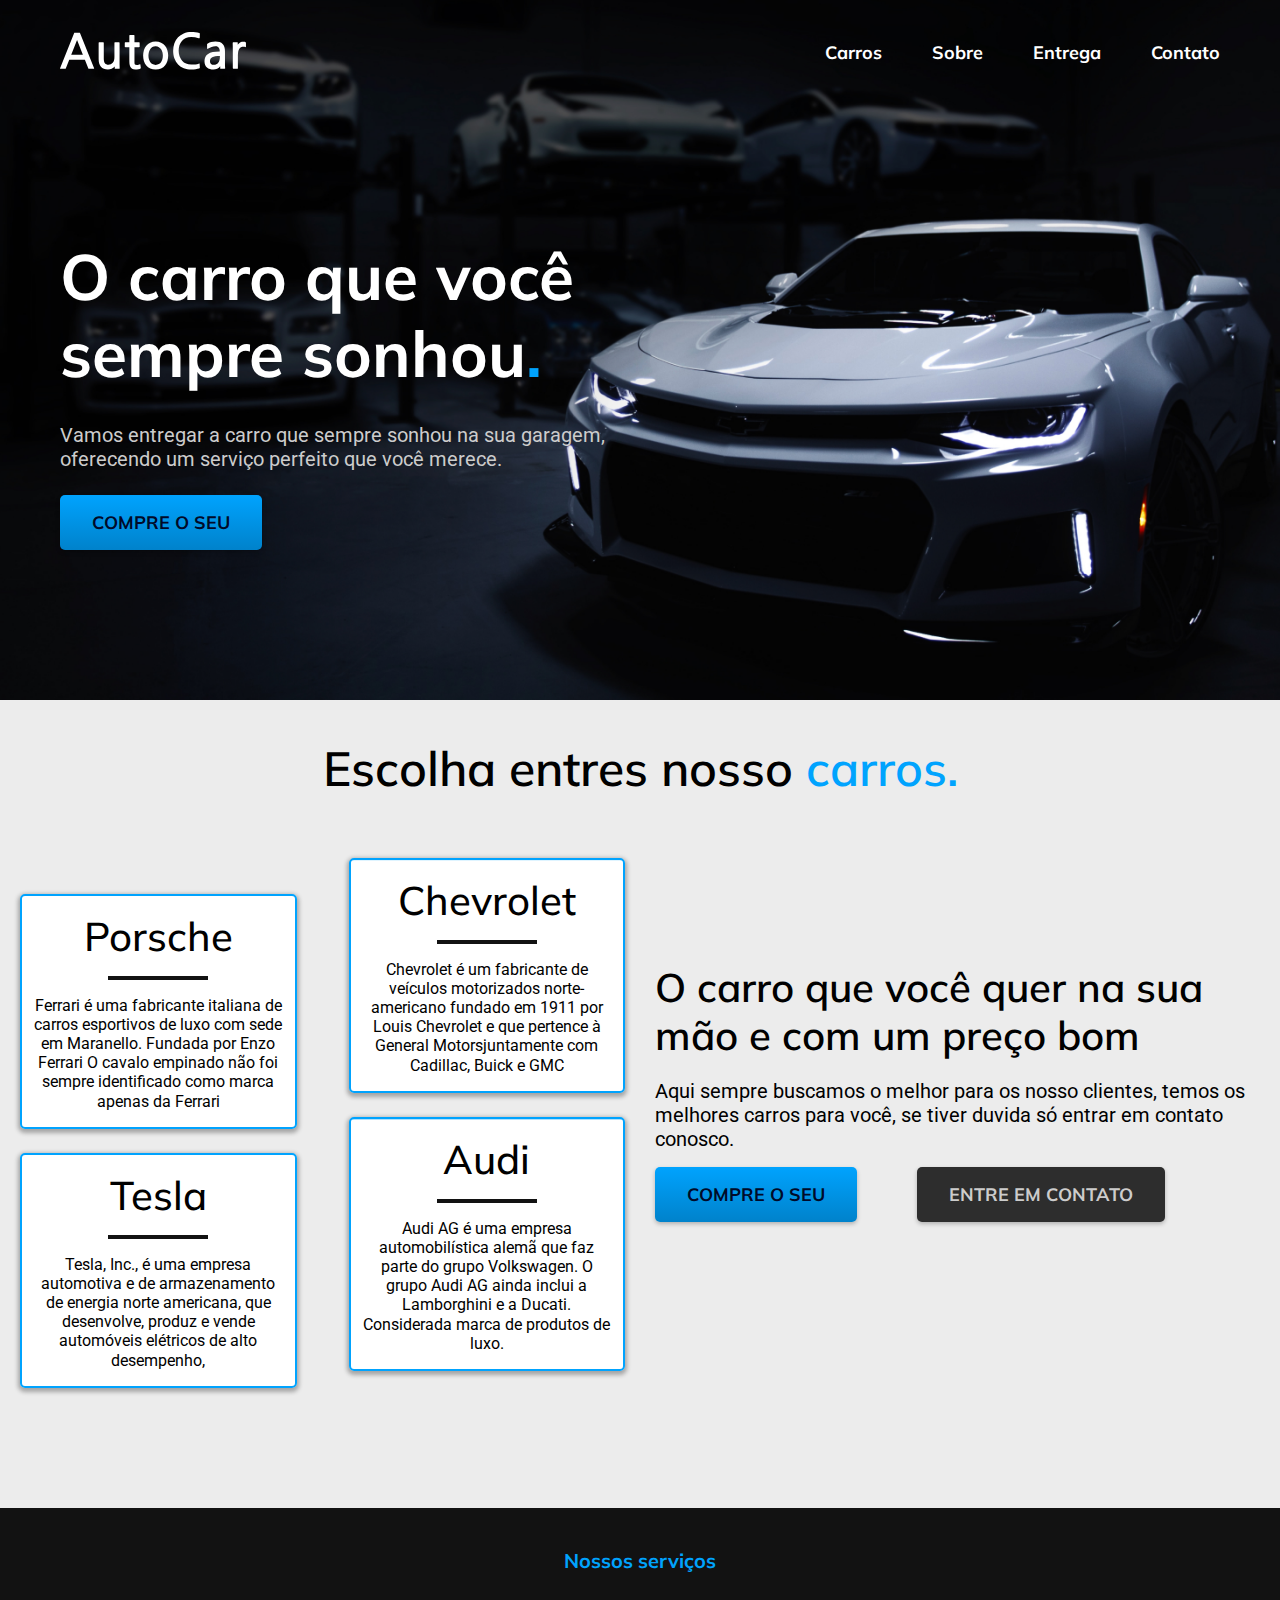
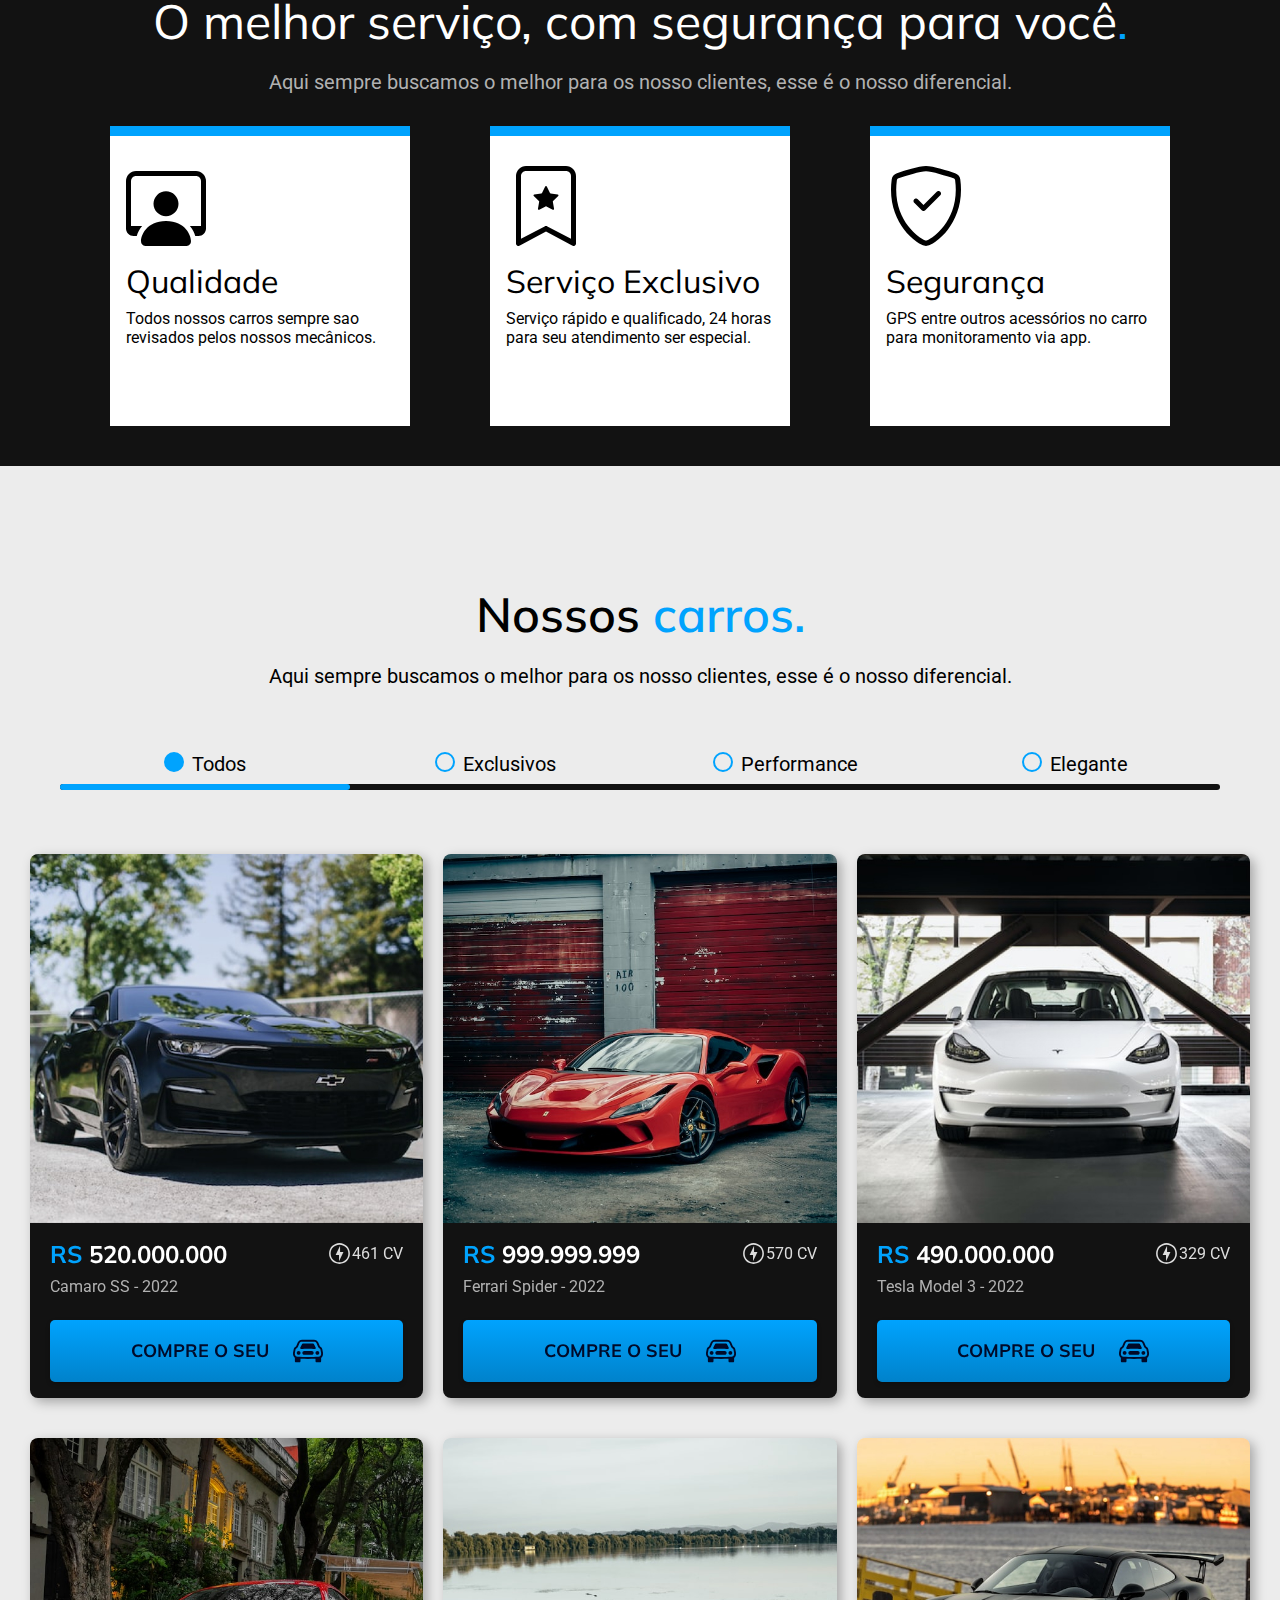
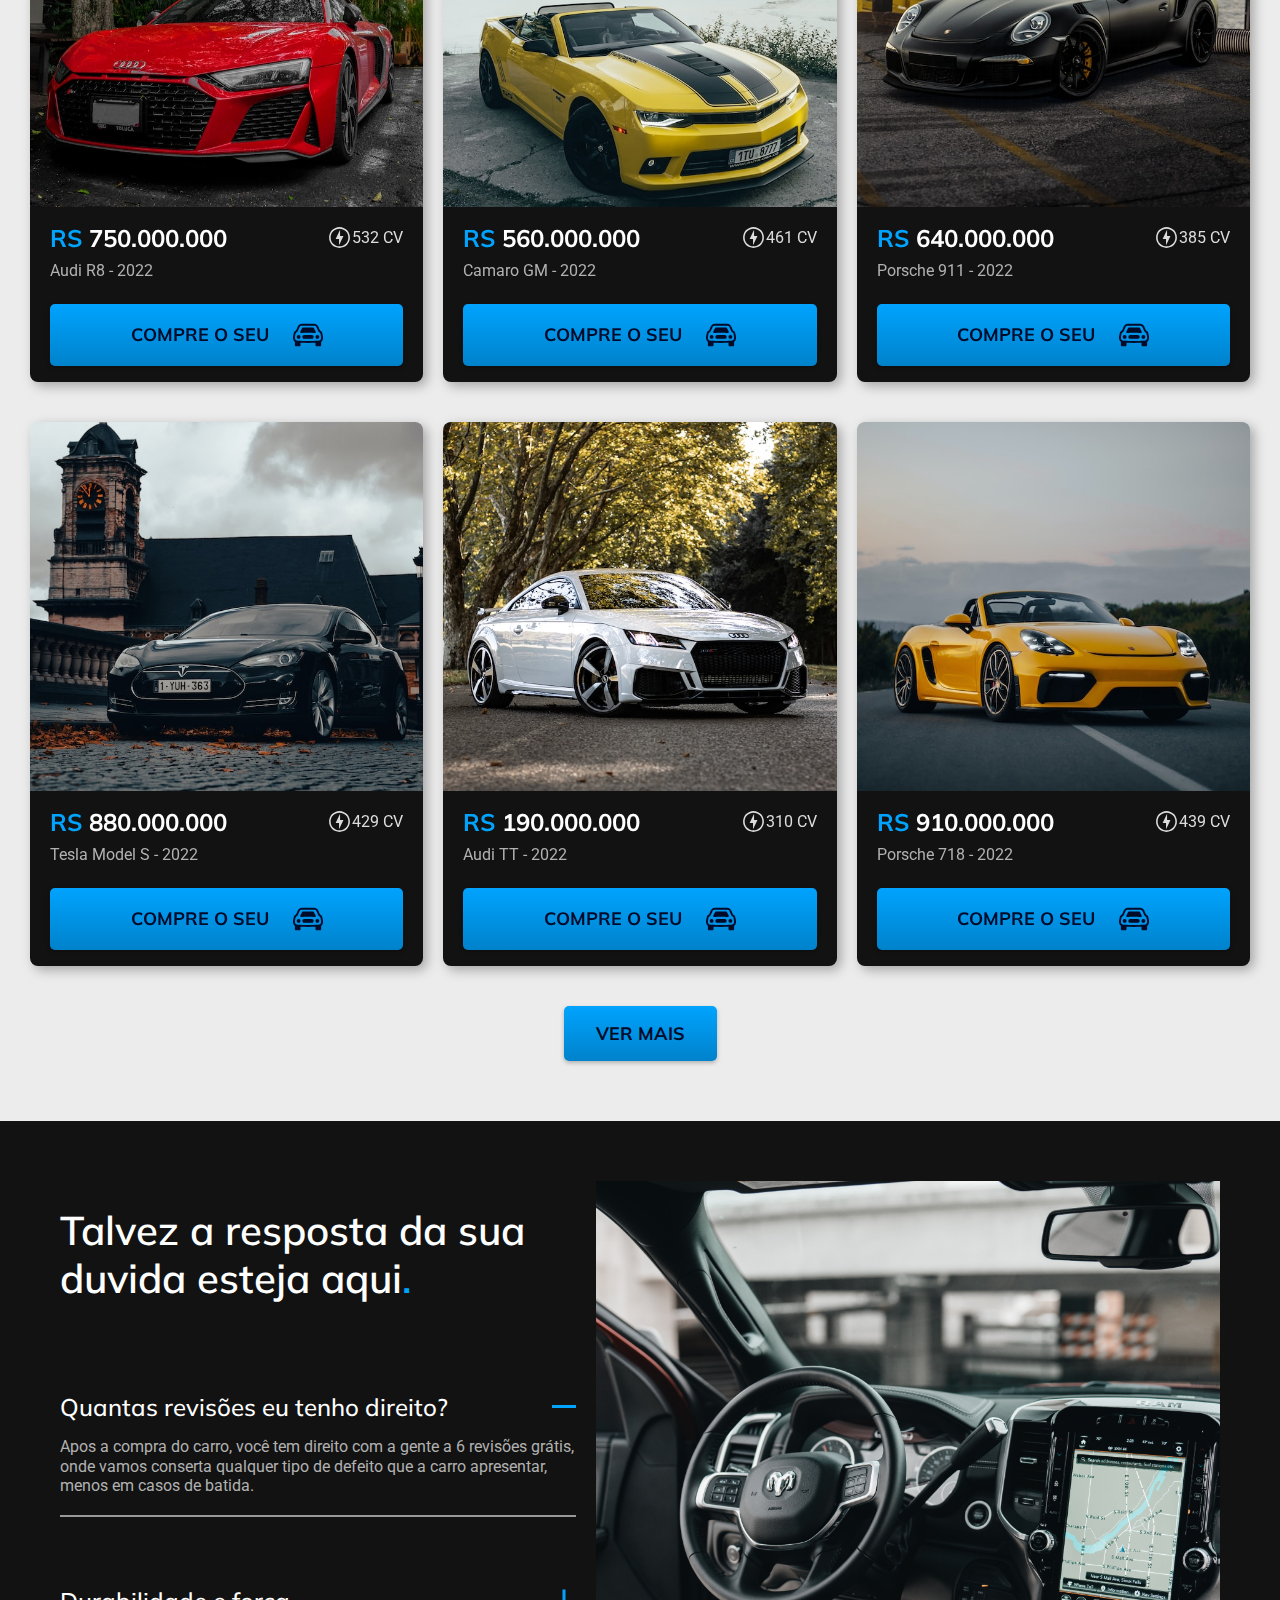
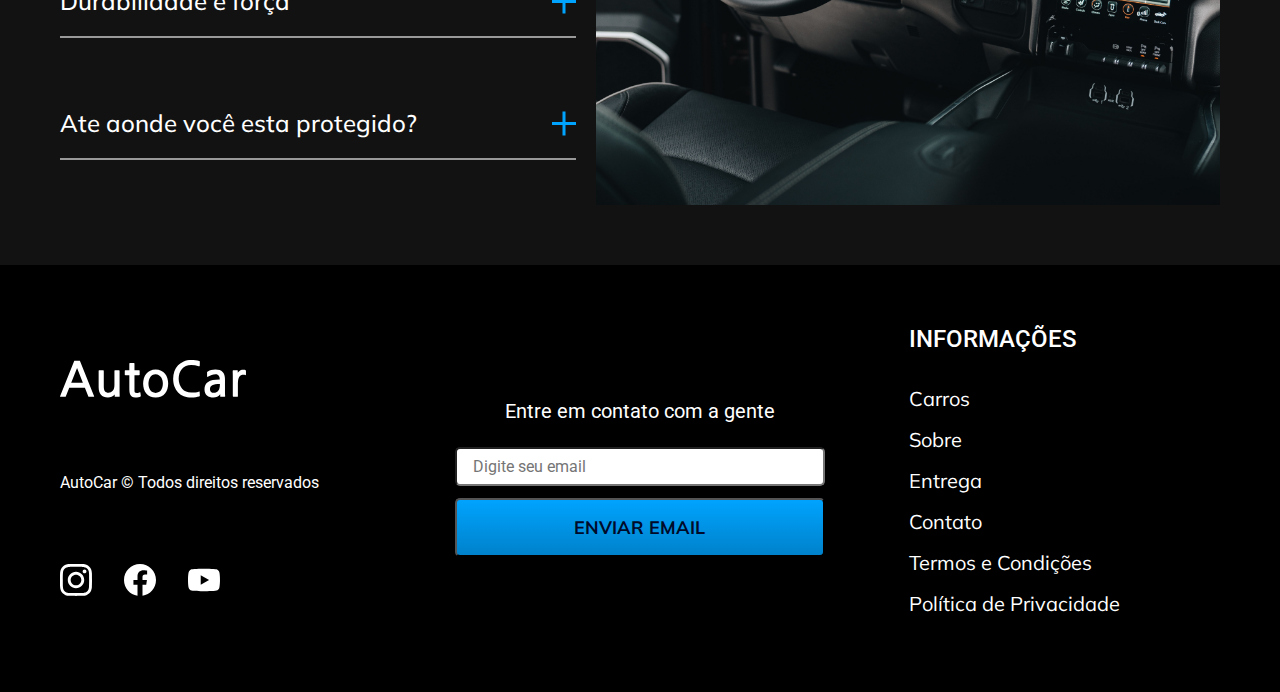
<file: index.html>
<!DOCTYPE html>
<html lang="pt-br">

<head>
  <meta charset="UTF-8">
  <meta http-equiv="X-UA-Compatible" content="IE=edge">
  <meta name="viewport" content="width=device-width, initial-scale=1.0">
  <link rel="stylesheet" href="css/style.css">
  <link rel="preconnect" href="https://fonts.googleapis.com">
  <link rel="preconnect" href="https://fonts.gstatic.com" crossorigin>
  <link href="https://fonts.googleapis.com/css2?family=Mulish:wght@400;500;600;700&family=Roboto&display=swap" rel="stylesheet">
  <title>AutoCar - Home</title>
</head>

<body>
  <header class="configHeader homeHeader">
      <div class="header-nav container">
        <div class="mobile-layout">
          <a href="index.html"><img class="logo-site" src="imgs/svg/AutoCar-logo.svg" alt="Logo da empresa"></a>
          <button class="btn-menu">
            <img src="imgs/icons/carro-menu-mobile.svg" alt="">
          </button>
        </div>
        <nav class="menu-mobile estilo-mobile">
          <ul class="nav-menu-prin font-nav-menu">
            <a href="carros.html">
              <li>Carros</li>
            </a>
            <a href="sobre.html">
              <li>Sobre</li>
            </a>
            <a href="entrega.html">
              <li>Entrega</li>
            </a>
            <a href="contato.html">
              <li>Contato</li>
            </a>
          </ul>
        </nav>
      </div>
    <div class="container">
      <div class="titulo-header-pag">
        <div class="conteudo-titulo">
          <h1 class="font-title-header cor-0">O carro que você sempre sonhou<span class="cor-p1">.</span></h1>
          <p class="font-p-roboto cor-4">Vamos entregar a carro que sempre sonhou na sua garagem, oferecendo um serviço perfeito que você merece.</p>
          <a href="#" class="btn-primary font-btn">COMPRE O SEU</a>
        </div>
      </div>
    </div>
  </header>
  <main>
    <section class="mb-120">
      <h2 class="font-h2 mt-40-text-aling">Escolha entres nosso <span class="cor-p1">carros.</span></h2>
      <div class="caixa-marcas">
        <div class="card-marcas">
          <div class="cards-left">
            <div class="card-left mb-24">
              <div>
                <h3 class="font-medium alinharText">Porsche</h3>
                <p class="font-p-roboto-16 alinharText">Ferrari é uma fabricante italiana de carros esportivos de luxo com sede em Maranello.
                  Fundada por Enzo Ferrari O cavalo empinado não foi sempre identificado como marca apenas da Ferrari</p>
              </div>
            </div>
            <div class="card-left">
              <h3 class="font-medium alinharText">Tesla</h3>
              <p class="font-p-roboto-16 alinharText">Tesla, Inc., é uma empresa automotiva e de armazenamento de energia norte americana, que desenvolve, produz e vende automóveis elétricos de alto desempenho,</p>
            </div>
          </div>
          <div class="cards-right">
            <div class="card-right mb-24">
              <h3 class="font-medium alinharText">Chevrolet</h3>
              <p class="font-p-roboto-16 alinharText">Chevrolet é um fabricante de veículos motorizados norte-americano fundado em 1911 por Louis Chevrolet e que pertence à General Motorsjuntamente com Cadillac, Buick e GMC</p>
            </div>
            <div class="card-right">
              <h3 class="font-medium alinharText">Audi</h3>
              <p class="font-p-roboto-16 alinharText">Audi AG é uma empresa automobilística alemã que faz parte do grupo Volkswagen. O grupo Audi AG ainda inclui a Lamborghini e a Ducati. Considerada marca de produtos de luxo.</p>
            </div>
          </div>
        </div>
        <div class="conteudo-marcas">
          <h3 class="font-semibold mb-20">O carro que você quer na sua mão e com um preço bom</h3>
          <p class="font-p-roboto mb-16">Aqui sempre buscamos o melhor para os nosso clientes, temos os melhores carros  para você, se tiver duvida só entrar em contato conosco.</p>
          <div class="btns">
            <a href="#" class="btn-primary font-btn">COMPRE O SEU</a>
            <a href="#" class="btn-second font-btn">ENTRE EM CONTATO</a>
          </div>
        </div>
      </div>
    </section>
    <section class="bg-dark padin-tb mb-120">
      <div class="container">
        <div class="alinharText">
          <p class="cor-p1 font-subTitle mb-20">Nossos serviços</p>
          <h2 class="font-regular cor-0 mb-20">O melhor serviço, com segurança para você<span class="cor-p1">.</span></h2>
          <p class="font-p-roboto cor-5">Aqui sempre buscamos o melhor para os nosso clientes, esse é o nosso diferencial.</p>
        </div>
        <div class="cards-servicos ">
          <div class="card-servi">
            <img class="espaco-icon-service" src="imgs/icons/qualidade-home.svg" alt="">
            <h3 class="font-regular-32 espaco-texto-service mb-8">Qualidade</h3>
            <p class="font-p-roboto-16 espaco-texto-service">Todos nossos carros sempre sao revisados pelos nossos mecânicos.</p>
          </div>
          <div class="card-servi">
            <img class="espaco-icon-service" src="imgs/icons/service-home.svg" alt="">
            <h3 class="font-regular-32 espaco-texto-service mb-8">Serviço Exclusivo</h3>
            <p class="font-p-roboto-16 espaco-texto-service">Serviço rápido e qualificado, 24 horas para seu atendimento ser especial.</p>
          </div>
          <div class="card-servi">
            <img class="espaco-icon-service" src="imgs/icons/seguranca-home.svg" alt="">
            <h3 class="font-regular-32 espaco-texto-service mb-8">Segurança</h3>
            <p class="font-p-roboto-16 espaco-texto-service">GPS entre outros acessórios no carro para monitoramento via app.</p>
          </div>
        </div>
      </div>
    </section>

    <section class="mb-60">
      <div class="container">
        <div class="alinharText mb-64">
          <h2 class="font-h2 mb-20">Nossos <span class="cor-p1">carros.</span></h2>
          <p class="font-p-roboto">Aqui sempre buscamos o melhor para os nosso clientes, esse é o nosso diferencial.</p>
        </div>
        <div>
            <div class="cont-option">
              <div class="div-option">
                <div class="item-click">
                  <div class="bola ativo"></div>
                  <p class="font-p-roboto ativo">Todos</p>
                </div>
              </div>
              <div class="div-option">
                <div class="item-click">
                  <div class="bola"></div>
                  <p class="font-p-roboto">Exclusivos</p>
                </div>
              </div>
              <div class="div-option">
                <div class="item-click">
                  <div class="bola"></div>
                  <p class="font-p-roboto">Performance</p>
                </div>
              </div>
              <div class="div-option">
                <div class="item-click">
                  <div class="bola"></div>
                  <p class="font-p-roboto">Elegante</p>
                </div>  
              </div>
            </div>
            <div class="linha-option mb-64">
              <div class="progresso"></div>
            </div>
        </div>
      </div>
      <div class="lista-carros">
        <div class="coluna-carro"></div>
        <div class="coluna-carro"></div>
        <div class="coluna-carro"></div>
      </div>
    <div class="alinharText">
      <a class="btn-primary font-btn config-btn-meio" href="">VER MAIS</a>
    </div>
    </section>

    <section class="bg-dark pd-tb-60">
      <div class="container">
        <div class="duvidas">
          <div class="quadros-ajuda">
            <h3 class="font-semibold cor-0 mb-40">Talvez a resposta da sua duvida esteja aqui<span class="cor-p1">.</span></h3>
            <div class="cada-quadro">
              <div class="div-controle">
                <h4 class="font-semibol-24 cor-0">Quantas revisões eu tenho direito?</h4>
                <span class="abrirFechar"></span>
              </div>
              <p class="font-p-roboto-16 cor-5">Apos a compra do carro, você tem direito com a gente a 6 revisões grátis, onde vamos conserta qualquer tipo de defeito que a carro apresentar, menos em casos de batida.</p>
            </div>
            <div class="cada-quadro">
              <div class="div-controle">
                <h4 class="font-semibol-24 cor-0">Durabilidade e força </h4>
                <span class="abrirFechar ativo"></span>
              </div>
              <p class="font-p-roboto-16 cor-5">Apos a compra do carro, você tem direito com a gente a 6 revisões grátis, onde vamos conserta qualquer tipo de defeito que a carro apresentar, menos em casos de batida.</p>
            </div>
            <div class="cada-quadro">
              <div class="div-controle">
                <h4 class="font-semibol-24 cor-0">Ate aonde você esta protegido?</h4>
                <span class="abrirFechar ativo"></span>
              </div>
              <p class="font-p-roboto-16 cor-5">Apos a compra do carro, você tem direito com a gente a 6 revisões grátis, onde vamos conserta qualquer tipo de defeito que a carro apresentar, menos em casos de batida.</p>
            </div>
          </div>
          <div class="img-duvidas">
            <div>
              <img class="img-response" src="imgs/img/fotos/interior-carro-home.jpg" alt="">
            </div>
          </div>
        </div>
      </div>
    </section>
  </main>

  <footer class="bg-footer pd-tb-60">
    <div class="container">
      <div class="footer-colunas cor-0">
        <div class="logo-social">
          <a href="index.html">
            <img src="imgs/svg/AutoCar-logo.svg" alt="">
          </a>
          <p class="font-p-roboto-16">AutoCar © Todos direitos reservados</p>
          <div class="medias">
            <img src="imgs/icons/instagram.svg" alt="">
            <img src="imgs/icons/facebook.svg" alt="">
            <img src="imgs/icons/youtube.svg" alt="">
          </div>
        </div>
        <div class="form-contato">
          <p class="alinharText font-p-roboto mb-24">Entre em contato com a gente</p>
          <form class="form-footer">
            <input class="input-footer font-p-roboto-16 cor-12" type="email" name="email" placeholder="Digite seu email">
            <input type="submit" class="btn-primary font-btn" id="btn-email" value="ENVIAR EMAIL"></input>
          </form>
        </div>
        <div class="navegacao">
          <p class="font-footer-roboto-medio mb-32">INFORMAÇÕES</p>
          <ul class="font-footer-nav">
            <li><a href="carros.html">Carros</a></li>
            <li><a href="sobre.html">Sobre</a></li>
            <li><a href="entrega.html">Entrega</a></li>
            <li><a href="contato.html">Contato</a></li>
            <li><a href="termos.html">Termos e Condições</a></li>
            <li><a href="politica.html">Política de Privacidade</a></li>
          </ul>
        </div>
      </div>
    </div>
  </footer>
<script type="module" src="js/script.js"></script>
</body>

</html>
</file>
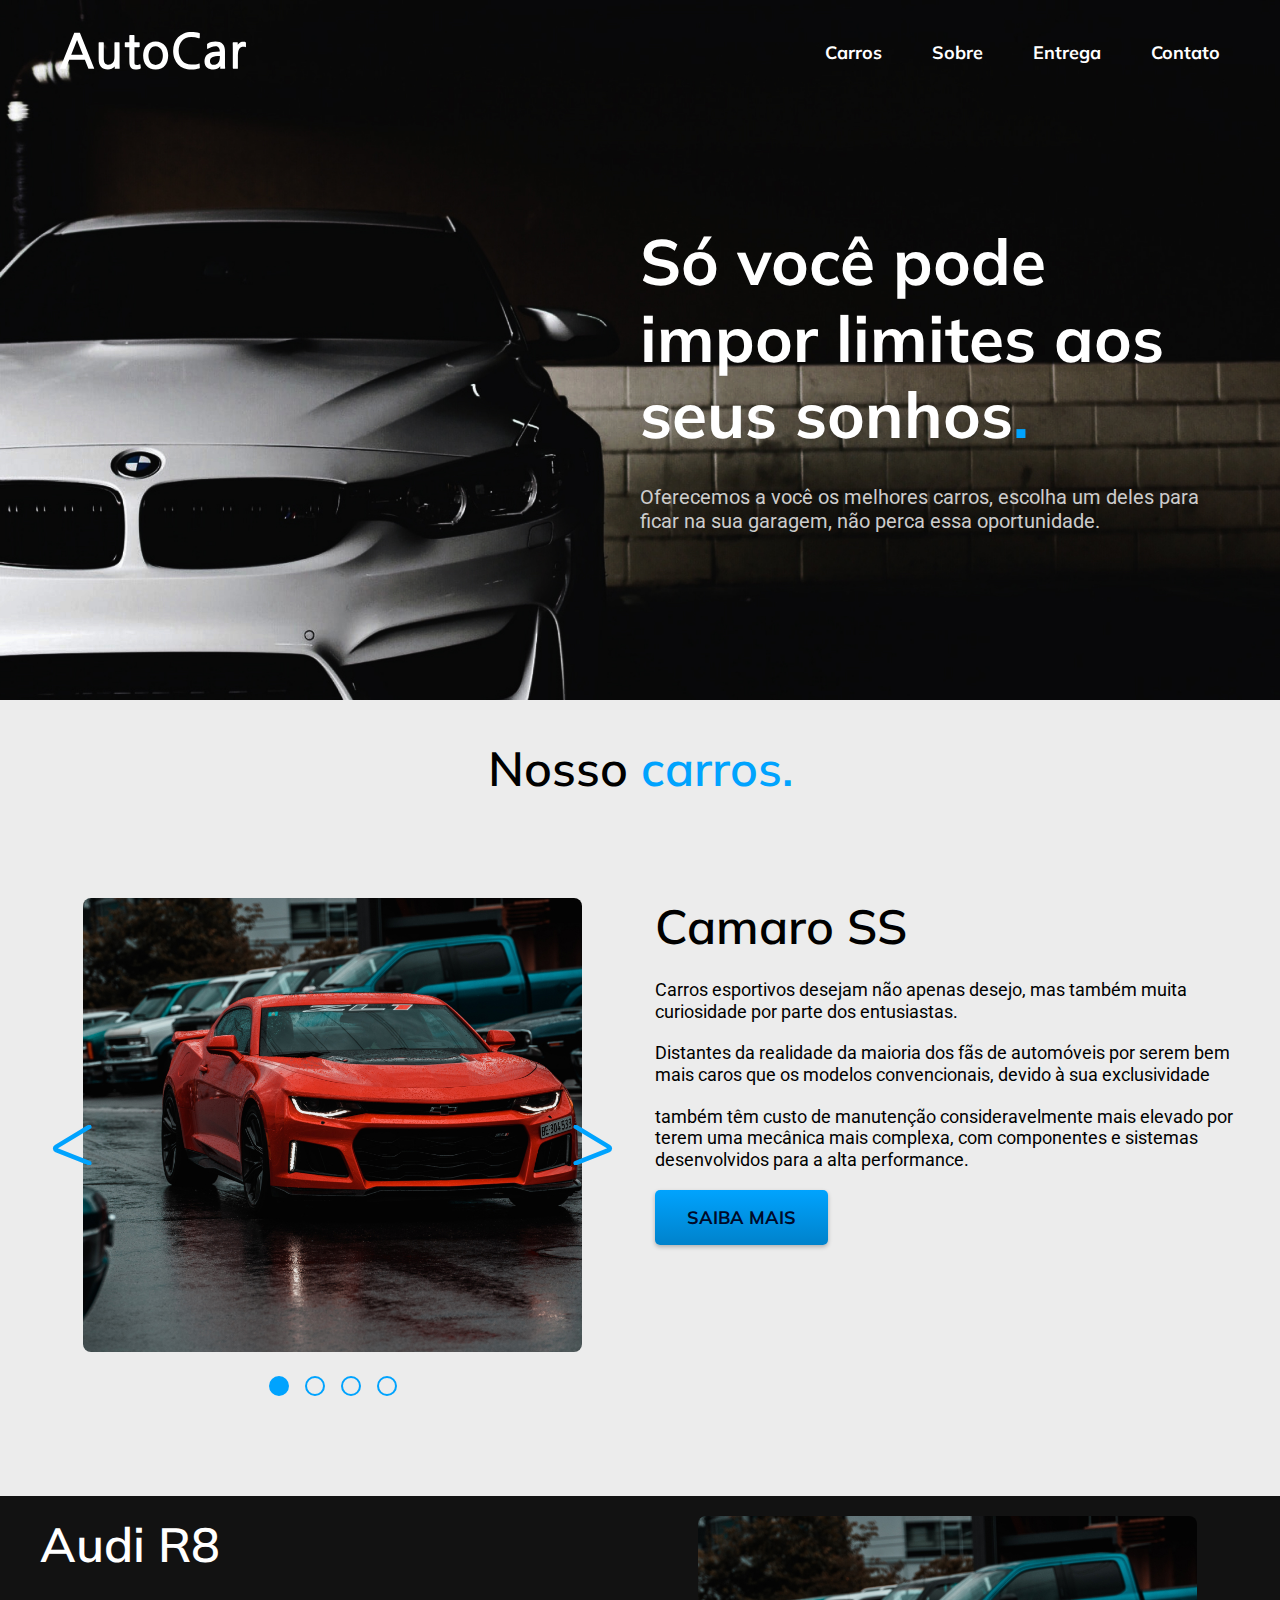
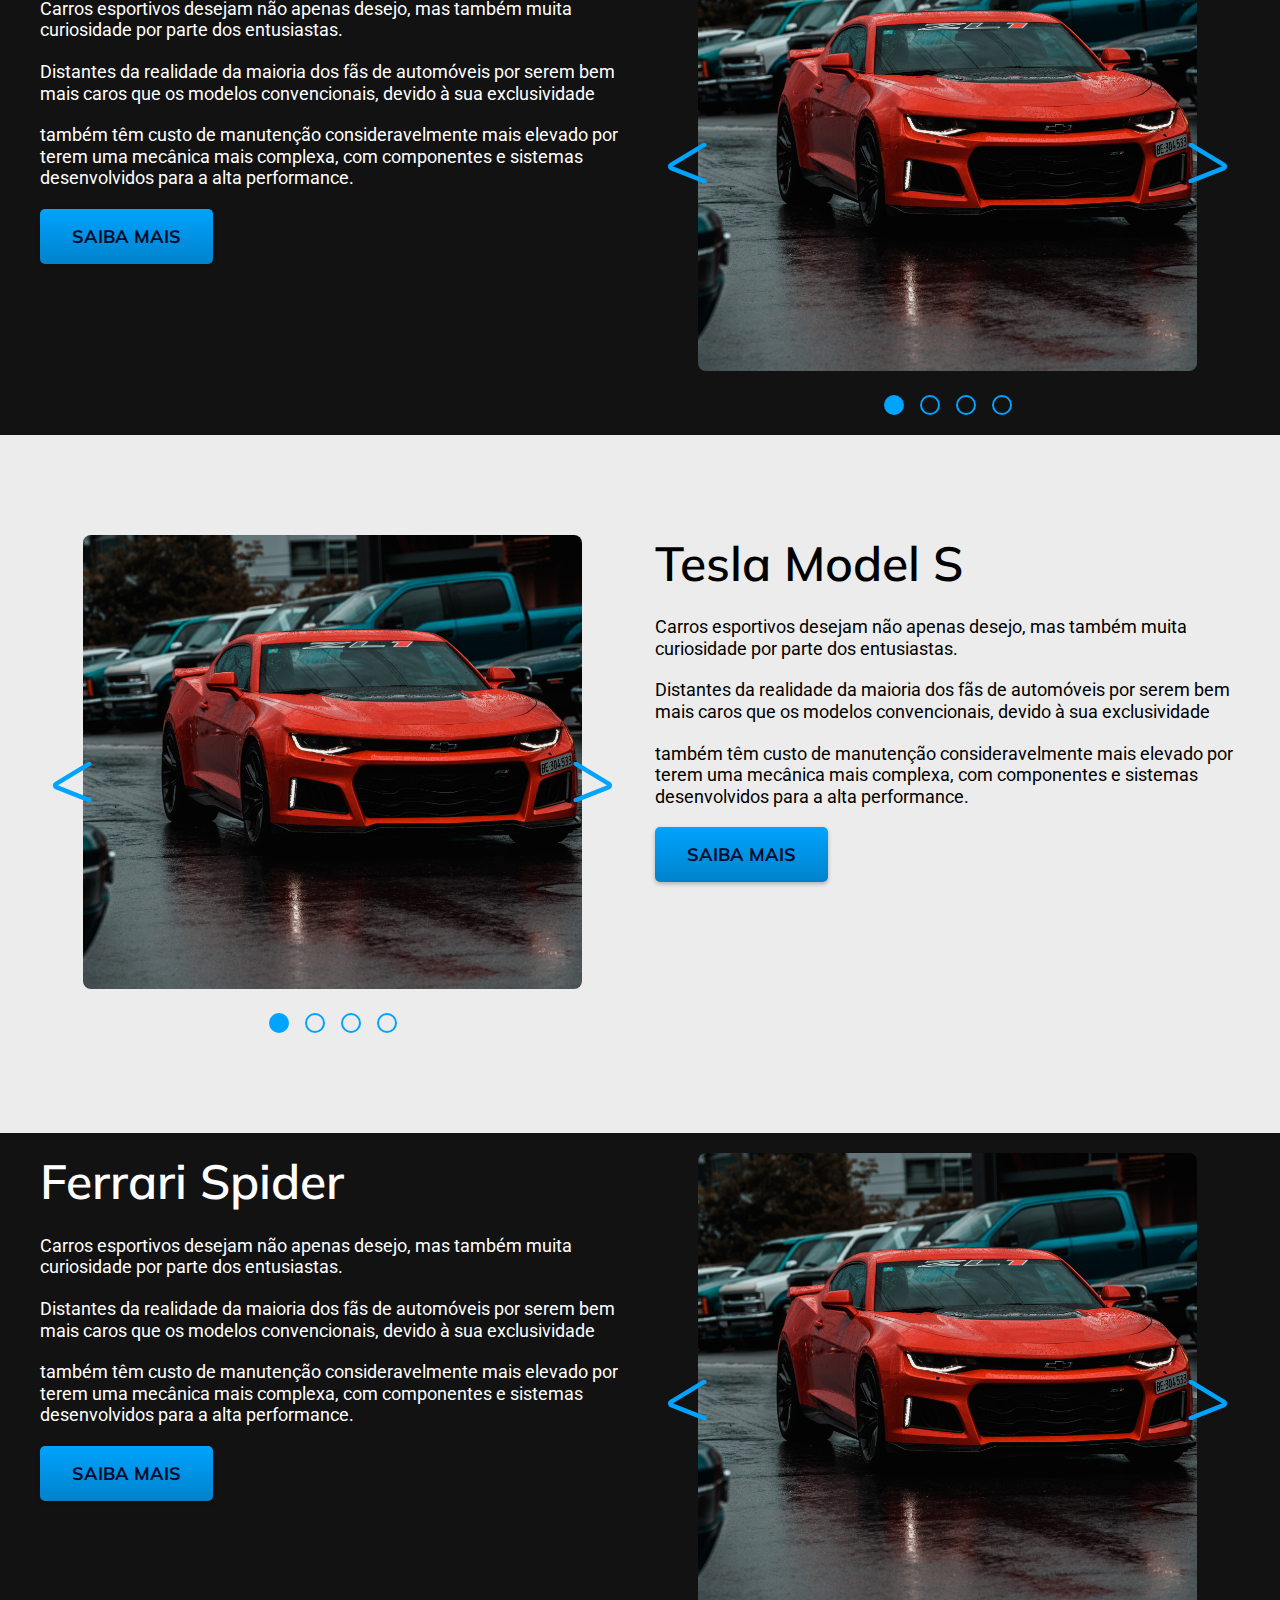
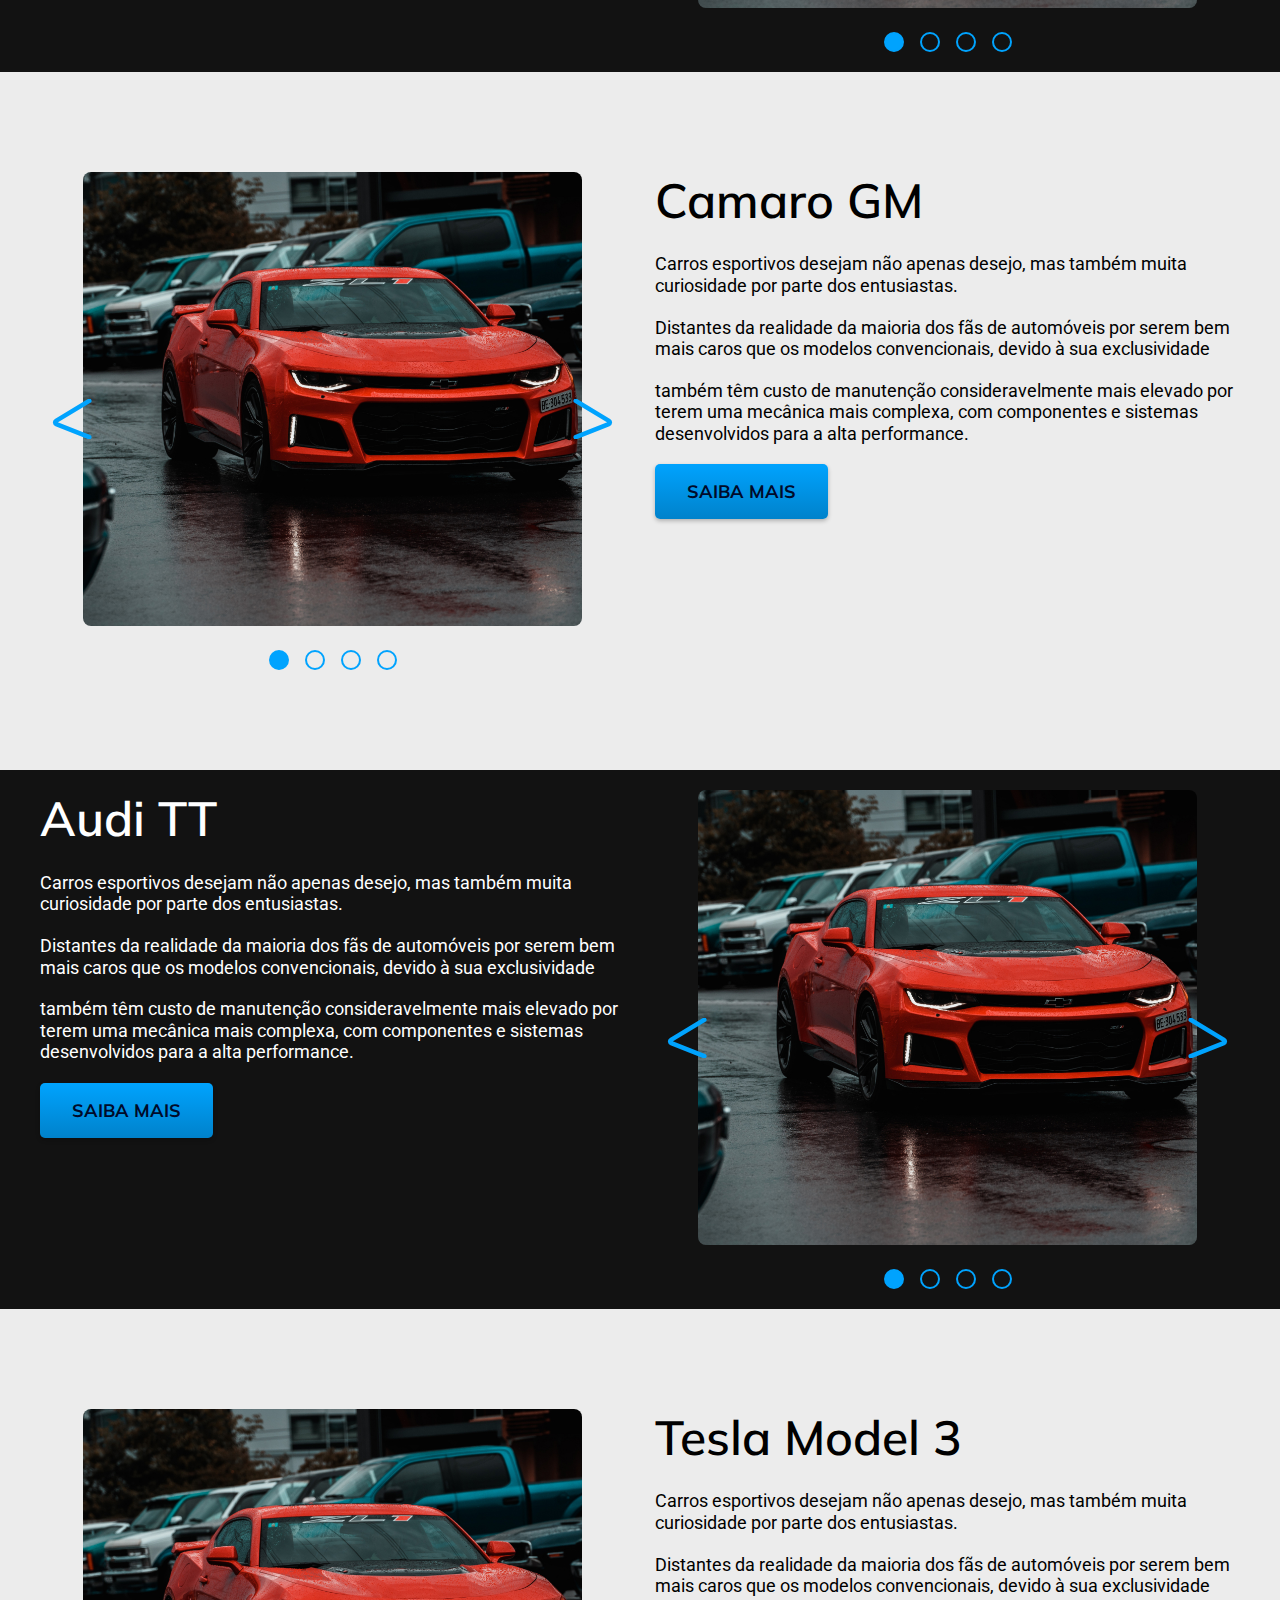
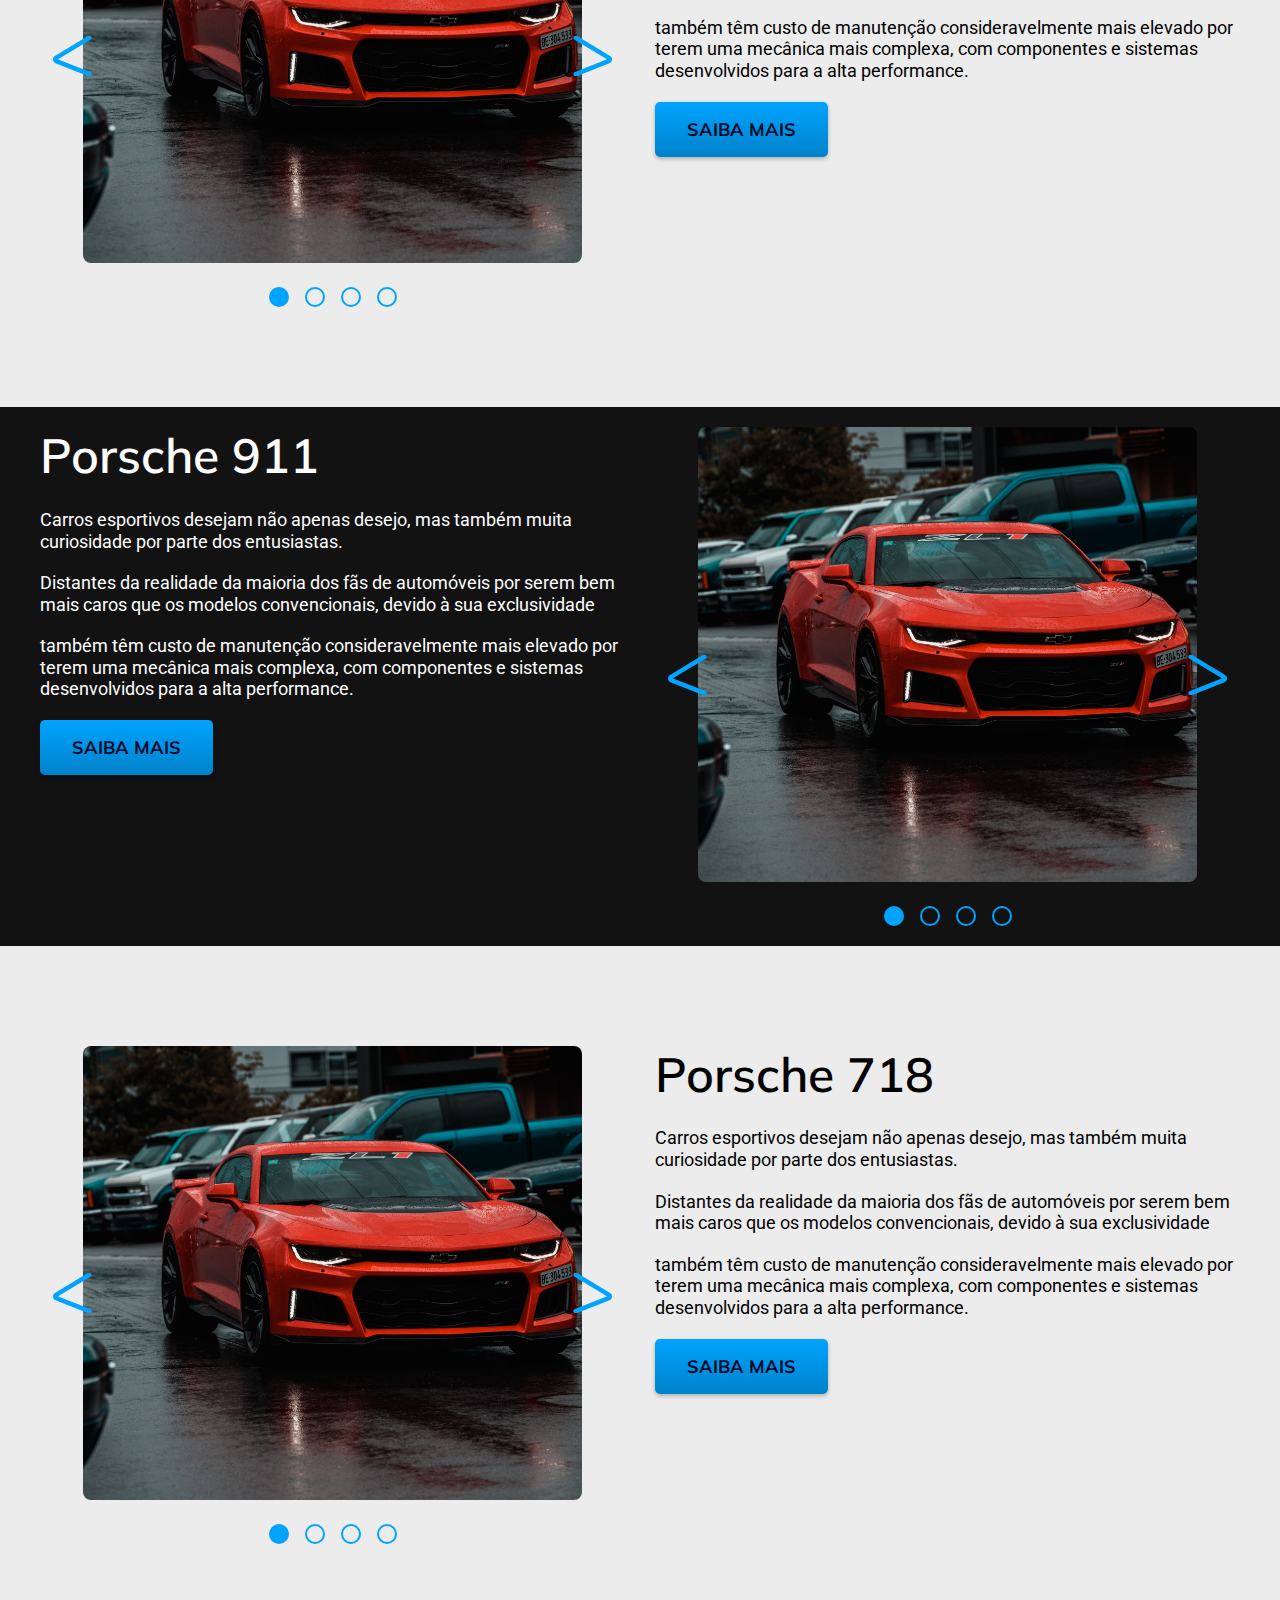
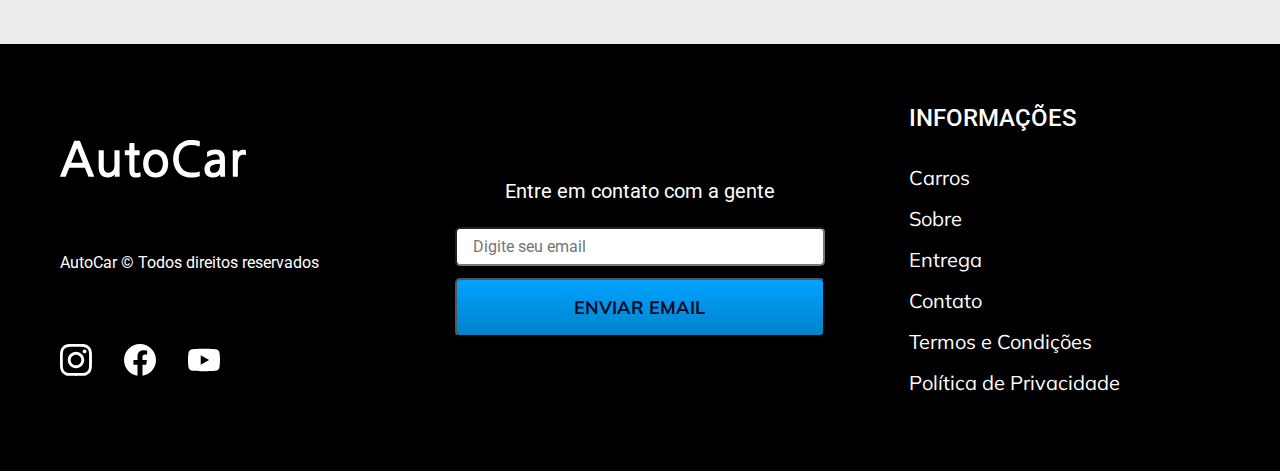
<file: carros.html>
<!DOCTYPE html>
<html lang="pt-br">

<head>
  <meta charset="UTF-8">
  <meta http-equiv="X-UA-Compatible" content="IE=edge">
  <meta name="viewport" content="width=device-width, initial-scale=1.0">
  <link rel="stylesheet" href="css/style.css">
  <link rel="preconnect" href="https://fonts.googleapis.com">
  <link rel="preconnect" href="https://fonts.gstatic.com" crossorigin>
  <link href="https://fonts.googleapis.com/css2?family=Mulish:wght@400;500;600;700&family=Roboto&display=swap" rel="stylesheet">
  <title>AutoCar - Carros</title>
</head>

<body>
  <header class="configHeader carrosHeader">
    <div class="header-nav container">
      <div class="mobile-layout">
        <a href="index.html"><img class="logo-site" src="imgs/svg/AutoCar-logo.svg" alt="Logo da empresa"></a>
        <button class="btn-menu">
          <img src="imgs/icons/carro-menu-mobile.svg" alt="">
        </button>
      </div>
      <nav class="menu-mobile estilo-mobile">
        <ul class="nav-menu-prin font-nav-menu">
          <a href="carros.html">
            <li>Carros</li>
          </a>
          <a href="sobre.html">
            <li>Sobre</li>
          </a>
          <a href="entrega.html">
            <li>Entrega</li>
          </a>
          <a href="contato.html">
            <li>Contato</li>
          </a>
        </ul>
      </nav>
    </div>
    <div class="container">
      <div class="titulo-header-pag justify-items-end">
        <div class="conteudo-titulo">
          <h1 class="font-title-header cor-0">Só você pode impor limites aos seus sonhos<span class="cor-p1">.</span><h1>
          <p class="font-p-roboto cor-4">Oferecemos a você os melhores carros, escolha um deles para ficar na sua garagem, não perca essa oportunidade.</p>
        </div>
      </div>
    </div>
  </header>
  <main>
    <section>
      <h2 class="font-h2 mt-40-text-aling mb-80 seta">Nosso <span class="cor-p1">carros.</span></h2>
      <div class="card-todos-carros">
        <div class="card-carro mb-80">
          <div class="cont-carro">
            <div class="carro-slide" data-id="0">
              <div class="controles">
                <div class="btn-prev"><span><img src="imgs/svg/prev.svg" alt=""></span></div>
                <div class="btn-next"><span><img src="imgs/svg/next.svg" alt=""></span></div>
              </div>  
              <div class="item-slide">
                <ul class="slide-carro-ul">
                    <img class="produto-carro img-response ativo " src="imgs/img/produto/carro-1-carros.jpg" alt="">
                    <img class="produto-carro img-response " src="imgs/img/produto/carro-2-carros.jpg" alt="">
                    <img class="produto-carro img-response" src="imgs/img/produto/carro-3-carros.jpg" alt="">
                    <img class="produto-carro img-response" src="imgs/img/produto/carro-4-carros.jpg" alt="">
                </ul>
              </div>
              <div class="index-slide">
                <div class="bola ativo"></div>
                <div class="bola"></div>
                <div class="bola"></div>
                <div class="bola"></div>
              </div>
            </div>
            <div class="carro-infos">
              <h2 class="font-h2 mb-24">Camaro SS</h2>
              <p class="font-p-roboto-18 mb-20">Carros esportivos desejam não apenas desejo, mas também muita curiosidade por parte dos entusiastas.</p>
              <p class="font-p-roboto-18 mb-20">Distantes da realidade da maioria dos fãs de automóveis por serem bem mais caros que os modelos convencionais, devido à sua exclusividade</p>
              <p class="font-p-roboto-18 mb-20">também têm custo de manutenção consideravelmente mais elevado por terem uma mecânica mais complexa, com componentes e sistemas desenvolvidos para a alta performance.</p>
              <a href="#" class="btn-primary font-btn">SAIBA MAIS</a>
            </div>
          </div>
        </div>
        <div class="card-carro cor-0 bg-dark mb-80">
          <div class="cont-carro">
            <div class="carro-infos cor-0">
              <h2 class="font-h2 mb-24">Audi R8</h2>
              <p class="font-p-roboto-18 mb-20">Carros esportivos desejam não apenas desejo, mas também muita curiosidade por parte dos entusiastas.</p>
              <p class="font-p-roboto-18 mb-20">Distantes da realidade da maioria dos fãs de automóveis por serem bem mais caros que os modelos convencionais, devido à sua exclusividade</p>
              <p class="font-p-roboto-18 mb-20">também têm custo de manutenção consideravelmente mais elevado por terem uma mecânica mais complexa, com componentes e sistemas desenvolvidos para a alta performance.</p>
              <a href="#" class="btn-primary font-btn">SAIBA MAIS</a>
            </div>
            <div class="carro-slide" data-id="1">
              <div class="controles">
                <div class="btn-prev"><span><img src="imgs/svg/prev.svg" alt=""></span></div>
                <div class="btn-next"><span><img src="imgs/svg/next.svg" alt=""></span></div>
              </div>  
              <div class="item-slide">
                <ul class="slide-carro-ul">
                    <img class="produto-carro img-response ativo" src="imgs/img/produto/carro-1-carros.jpg" alt="">
                    <img class="produto-carro img-response " src="imgs/img/produto/carro-2-carros.jpg" alt="">
                    <img class="produto-carro img-response" src="imgs/img/produto/carro-3-carros.jpg" alt="">
                    <img class="produto-carro img-response" src="imgs/img/produto/carro-4-carros.jpg" alt="">
                </ul>
              </div>
              <div class="index-slide">
                <div class="bola ativo"></div>
                <div class="bola"></div>
                <div class="bola"></div>
                <div class="bola"></div>
              </div>
            </div>
          </div>
        </div>
        <div class="card-carro mb-80">
          <div class="cont-carro">
            <div class="carro-slide" data-id="2">
              <div class="controles">
                <div class="btn-prev"><span><img src="imgs/svg/prev.svg" alt=""></span></div>
                <div class="btn-next"><span><img src="imgs/svg/next.svg" alt=""></span></div>
              </div>  
              <div class="item-slide">
                <ul class="slide-carro-ul">
                    <img class="produto-carro img-response ativo " src="imgs/img/produto/carro-1-carros.jpg" alt="">
                    <img class="produto-carro img-response " src="imgs/img/produto/carro-2-carros.jpg" alt="">
                    <img class="produto-carro img-response" src="imgs/img/produto/carro-3-carros.jpg" alt="">
                    <img class="produto-carro img-response" src="imgs/img/produto/carro-4-carros.jpg" alt="">
                </ul>
              </div>
              <div class="index-slide">
                <div class="bola ativo"></div>
                <div class="bola"></div>
                <div class="bola"></div>
                <div class="bola"></div>
              </div>
            </div>
            <div class="carro-infos">
              <h2 class="font-h2 mb-24">Tesla Model S</h2>
              <p class="font-p-roboto-18 mb-20">Carros esportivos desejam não apenas desejo, mas também muita curiosidade por parte dos entusiastas.</p>
              <p class="font-p-roboto-18 mb-20">Distantes da realidade da maioria dos fãs de automóveis por serem bem mais caros que os modelos convencionais, devido à sua exclusividade</p>
              <p class="font-p-roboto-18 mb-20">também têm custo de manutenção consideravelmente mais elevado por terem uma mecânica mais complexa, com componentes e sistemas desenvolvidos para a alta performance.</p>
              <a href="#" class="btn-primary font-btn">SAIBA MAIS</a>
            </div>
          </div>
        </div>
        <div class="card-carro cor-0 bg-dark mb-80">
          <div class="cont-carro">
            <div class="carro-infos cor-0">
              <h2 class="font-h2 mb-24">Ferrari Spider</h2>
              <p class="font-p-roboto-18 mb-20">Carros esportivos desejam não apenas desejo, mas também muita curiosidade por parte dos entusiastas.</p>
              <p class="font-p-roboto-18 mb-20">Distantes da realidade da maioria dos fãs de automóveis por serem bem mais caros que os modelos convencionais, devido à sua exclusividade</p>
              <p class="font-p-roboto-18 mb-20">também têm custo de manutenção consideravelmente mais elevado por terem uma mecânica mais complexa, com componentes e sistemas desenvolvidos para a alta performance.</p>
              <a href="#" class="btn-primary font-btn">SAIBA MAIS</a>
            </div>
            <div class="carro-slide" data-id="3">
              <div class="controles">
                <div class="btn-prev"><span><img src="imgs/svg/prev.svg" alt=""></span></div>
                <div class="btn-next"><span><img src="imgs/svg/next.svg" alt=""></span></div>
              </div>  
              <div class="item-slide">
                <ul class="slide-carro-ul">
                    <img class="produto-carro img-response ativo " src="imgs/img/produto/carro-1-carros.jpg" alt="">
                    <img class="produto-carro img-response " src="imgs/img/produto/carro-2-carros.jpg" alt="">
                    <img class="produto-carro img-response" src="imgs/img/produto/carro-3-carros.jpg" alt="">
                    <img class="produto-carro img-response" src="imgs/img/produto/carro-4-carros.jpg" alt="">
                </ul>
              </div>
              <div class="index-slide">
                <div class="bola ativo"></div>
                <div class="bola"></div>
                <div class="bola"></div>
                <div class="bola"></div>
              </div>
            </div>
          </div>
        </div>
        <div class="card-carro mb-80">
          <div class="cont-carro">
            <div class="carro-slide" data-id="4">
              <div class="controles">
                <div class="btn-prev"><span><img src="imgs/svg/prev.svg" alt=""></span></div>
                <div class="btn-next"><span><img src="imgs/svg/next.svg" alt=""></span></div>
              </div>  
              <div class="item-slide">
                <ul class="slide-carro-ul">
                    <img class="produto-carro img-response ativo " src="imgs/img/produto/carro-1-carros.jpg" alt="">
                    <img class="produto-carro img-response " src="imgs/img/produto/carro-2-carros.jpg" alt="">
                    <img class="produto-carro img-response" src="imgs/img/produto/carro-3-carros.jpg" alt="">
                    <img class="produto-carro img-response" src="imgs/img/produto/carro-4-carros.jpg" alt="">
                </ul>
              </div>
              <div class="index-slide">
                <div class="bola ativo"></div>
                <div class="bola"></div>
                <div class="bola"></div>
                <div class="bola"></div>
              </div>
            </div>
            <div class="carro-infos">
              <h2 class="font-h2 mb-24">Camaro GM</h2>
              <p class="font-p-roboto-18 mb-20">Carros esportivos desejam não apenas desejo, mas também muita curiosidade por parte dos entusiastas.</p>
              <p class="font-p-roboto-18 mb-20">Distantes da realidade da maioria dos fãs de automóveis por serem bem mais caros que os modelos convencionais, devido à sua exclusividade</p>
              <p class="font-p-roboto-18 mb-20">também têm custo de manutenção consideravelmente mais elevado por terem uma mecânica mais complexa, com componentes e sistemas desenvolvidos para a alta performance.</p>
              <a href="#" class="btn-primary font-btn">SAIBA MAIS</a>
            </div>
          </div>
        </div>
        <div class="card-carro cor-0 bg-dark mb-80">
          <div class="cont-carro">
            <div class="carro-infos cor-0">
              <h2 class="font-h2 mb-24">Audi TT</h2>
              <p class="font-p-roboto-18 mb-20">Carros esportivos desejam não apenas desejo, mas também muita curiosidade por parte dos entusiastas.</p>
              <p class="font-p-roboto-18 mb-20">Distantes da realidade da maioria dos fãs de automóveis por serem bem mais caros que os modelos convencionais, devido à sua exclusividade</p>
              <p class="font-p-roboto-18 mb-20">também têm custo de manutenção consideravelmente mais elevado por terem uma mecânica mais complexa, com componentes e sistemas desenvolvidos para a alta performance.</p>
              <a href="#" class="btn-primary font-btn">SAIBA MAIS</a>
            </div>
            <div class="carro-slide" data-id="5">
              <div class="controles">
                <div class="btn-prev"><span><img src="imgs/svg/prev.svg" alt=""></span></div>
                <div class="btn-next"><span><img src="imgs/svg/next.svg" alt=""></span></div>
              </div>  
              <div class="item-slide">
                <ul class="slide-carro-ul">
                    <img class="produto-carro img-response ativo " src="imgs/img/produto/carro-1-carros.jpg" alt="">
                    <img class="produto-carro img-response " src="imgs/img/produto/carro-2-carros.jpg" alt="">
                    <img class="produto-carro img-response" src="imgs/img/produto/carro-3-carros.jpg" alt="">
                    <img class="produto-carro img-response" src="imgs/img/produto/carro-4-carros.jpg" alt="">
                </ul>
              </div>
              <div class="index-slide">
                <div class="bola ativo"></div>
                <div class="bola"></div>
                <div class="bola"></div>
                <div class="bola"></div>
              </div>
            </div>
          </div>
        </div>
        <div class="card-carro mb-80">
          <div class="cont-carro">
            <div class="carro-slide" data-id="6">
              <div class="controles">
                <div class="btn-prev"><span><img src="imgs/svg/prev.svg" alt=""></span></div>
                <div class="btn-next"><span><img src="imgs/svg/next.svg" alt=""></span></div>
              </div>  
              <div class="item-slide">
                <ul class="slide-carro-ul">
                    <img class="produto-carro img-response ativo " src="imgs/img/produto/carro-1-carros.jpg" alt="">
                    <img class="produto-carro img-response " src="imgs/img/produto/carro-2-carros.jpg" alt="">
                    <img class="produto-carro img-response" src="imgs/img/produto/carro-3-carros.jpg" alt="">
                    <img class="produto-carro img-response" src="imgs/img/produto/carro-4-carros.jpg" alt="">
                </ul>
              </div>
              <div class="index-slide">
                <div class="bola ativo"></div>
                <div class="bola"></div>
                <div class="bola"></div>
                <div class="bola"></div>
              </div>
            </div>
            <div class="carro-infos">
              <h2 class="font-h2 mb-24">Tesla Model 3</h2>
              <p class="font-p-roboto-18 mb-20">Carros esportivos desejam não apenas desejo, mas também muita curiosidade por parte dos entusiastas.</p>
              <p class="font-p-roboto-18 mb-20">Distantes da realidade da maioria dos fãs de automóveis por serem bem mais caros que os modelos convencionais, devido à sua exclusividade</p>
              <p class="font-p-roboto-18 mb-20">também têm custo de manutenção consideravelmente mais elevado por terem uma mecânica mais complexa, com componentes e sistemas desenvolvidos para a alta performance.</p>
              <a href="#" class="btn-primary font-btn">SAIBA MAIS</a>
            </div>
          </div>
        </div>
        <div class="card-carro cor-0 bg-dark mb-80">
          <div class="cont-carro">
            <div class="carro-infos cor-0">
              <h2 class="font-h2 mb-24">Porsche 911</h2>
              <p class="font-p-roboto-18 mb-20">Carros esportivos desejam não apenas desejo, mas também muita curiosidade por parte dos entusiastas.</p>
              <p class="font-p-roboto-18 mb-20">Distantes da realidade da maioria dos fãs de automóveis por serem bem mais caros que os modelos convencionais, devido à sua exclusividade</p>
              <p class="font-p-roboto-18 mb-20">também têm custo de manutenção consideravelmente mais elevado por terem uma mecânica mais complexa, com componentes e sistemas desenvolvidos para a alta performance.</p>
              <a href="#" class="btn-primary font-btn">SAIBA MAIS</a>
            </div>
            <div class="carro-slide" data-id="7">
              <div class="controles">
                <div class="btn-prev"><span><img src="imgs/svg/prev.svg" alt=""></span></div>
                <div class="btn-next"><span><img src="imgs/svg/next.svg" alt=""></span></div>
              </div>  
              <div class="item-slide">
                <ul class="slide-carro-ul">
                    <img class="produto-carro img-response ativo" src="imgs/img/produto/carro-1-carros.jpg" alt="">
                    <img class="produto-carro img-response " src="imgs/img/produto/carro-2-carros.jpg" alt="">
                    <img class="produto-carro img-response" src="imgs/img/produto/carro-3-carros.jpg" alt="">
                    <img class="produto-carro img-response" src="imgs/img/produto/carro-4-carros.jpg" alt="">
                </ul>
              </div>
              <div class="index-slide">
                <div class="bola ativo"></div>
                <div class="bola"></div>
                <div class="bola"></div>
                <div class="bola"></div>
              </div>
            </div>
          </div>
        </div>
        <div class="card-carro mb-80">
          <div class="cont-carro">
            <div class="carro-slide" data-id="8">
              <div class="controles">
                <div class="btn-prev"><span><img src="imgs/svg/prev.svg" alt=""></span></div>
                <div class="btn-next"><span><img src="imgs/svg/next.svg" alt=""></span></div>
              </div>  
              <div class="item-slide">
                <ul class="slide-carro-ul">
                    <img class="produto-carro img-response ativo " src="imgs/img/produto/carro-1-carros.jpg" alt="">
                    <img class="produto-carro img-response " src="imgs/img/produto/carro-2-carros.jpg" alt="">
                    <img class="produto-carro img-response" src="imgs/img/produto/carro-3-carros.jpg" alt="">
                    <img class="produto-carro img-response" src="imgs/img/produto/carro-4-carros.jpg" alt="">
                </ul>
              </div>
              <div class="index-slide">
                <div class="bola ativo"></div>
                <div class="bola"></div>
                <div class="bola"></div>
                <div class="bola"></div>
              </div>
            </div>
            <div class="carro-infos">
              <h2 class="font-h2 mb-24">Porsche 718</h2>
              <p class="font-p-roboto-18 mb-20">Carros esportivos desejam não apenas desejo, mas também muita curiosidade por parte dos entusiastas.</p>
              <p class="font-p-roboto-18 mb-20">Distantes da realidade da maioria dos fãs de automóveis por serem bem mais caros que os modelos convencionais, devido à sua exclusividade</p>
              <p class="font-p-roboto-18 mb-20">também têm custo de manutenção consideravelmente mais elevado por terem uma mecânica mais complexa, com componentes e sistemas desenvolvidos para a alta performance.</p>
              <a href="#" class="btn-primary font-btn">SAIBA MAIS</a>
            </div>
          </div>
        </div>
      </div>
    </section>
  </main>

  <footer class="bg-footer pd-tb-60">
    <div class="container">
      <div class="footer-colunas cor-0">
        <div class="logo-social">
          <a href="index.html">
            <img src="imgs/svg/AutoCar-logo.svg" alt="">
          </a>
          <p class="font-p-roboto-16">AutoCar © Todos direitos reservados</p>
          <div class="medias">
            <img src="imgs/icons/instagram.svg" alt="">
            <img src="imgs/icons/facebook.svg" alt="">
            <img src="imgs/icons/youtube.svg" alt="">
          </div>
        </div>
        <div class="form-contato">
          <p class="alinharText font-p-roboto mb-24">Entre em contato com a gente</p>
          <form class="form-footer">
            <input class="input-footer font-p-roboto-16 cor-12" type="email" name="email" placeholder="Digite seu email">
            <input type="submit" class="btn-primary font-btn" id="btn-email" value="ENVIAR EMAIL"></input>
          </form>
        </div>
        <div class="navegacao">
          <p class="font-footer-roboto-medio mb-32">INFORMAÇÕES</p>
          <ul class="font-footer-nav">
            <li><a href="carros.html">Carros</a></li>
            <li><a href="sobre.html">Sobre</a></li>
            <li><a href="entrega.html">Entrega</a></li>
            <li><a href="contato.html">Contato</a></li>
            <li><a href="termos.html">Termos e Condições</a></li>
            <li><a href="politica.html">Política de Privacidade</a></li>
          </ul>
        </div>
      </div>
    </div>
  </footer>
  <script type="module" src="js/script.js"></script>
</body>

</html>
</file>
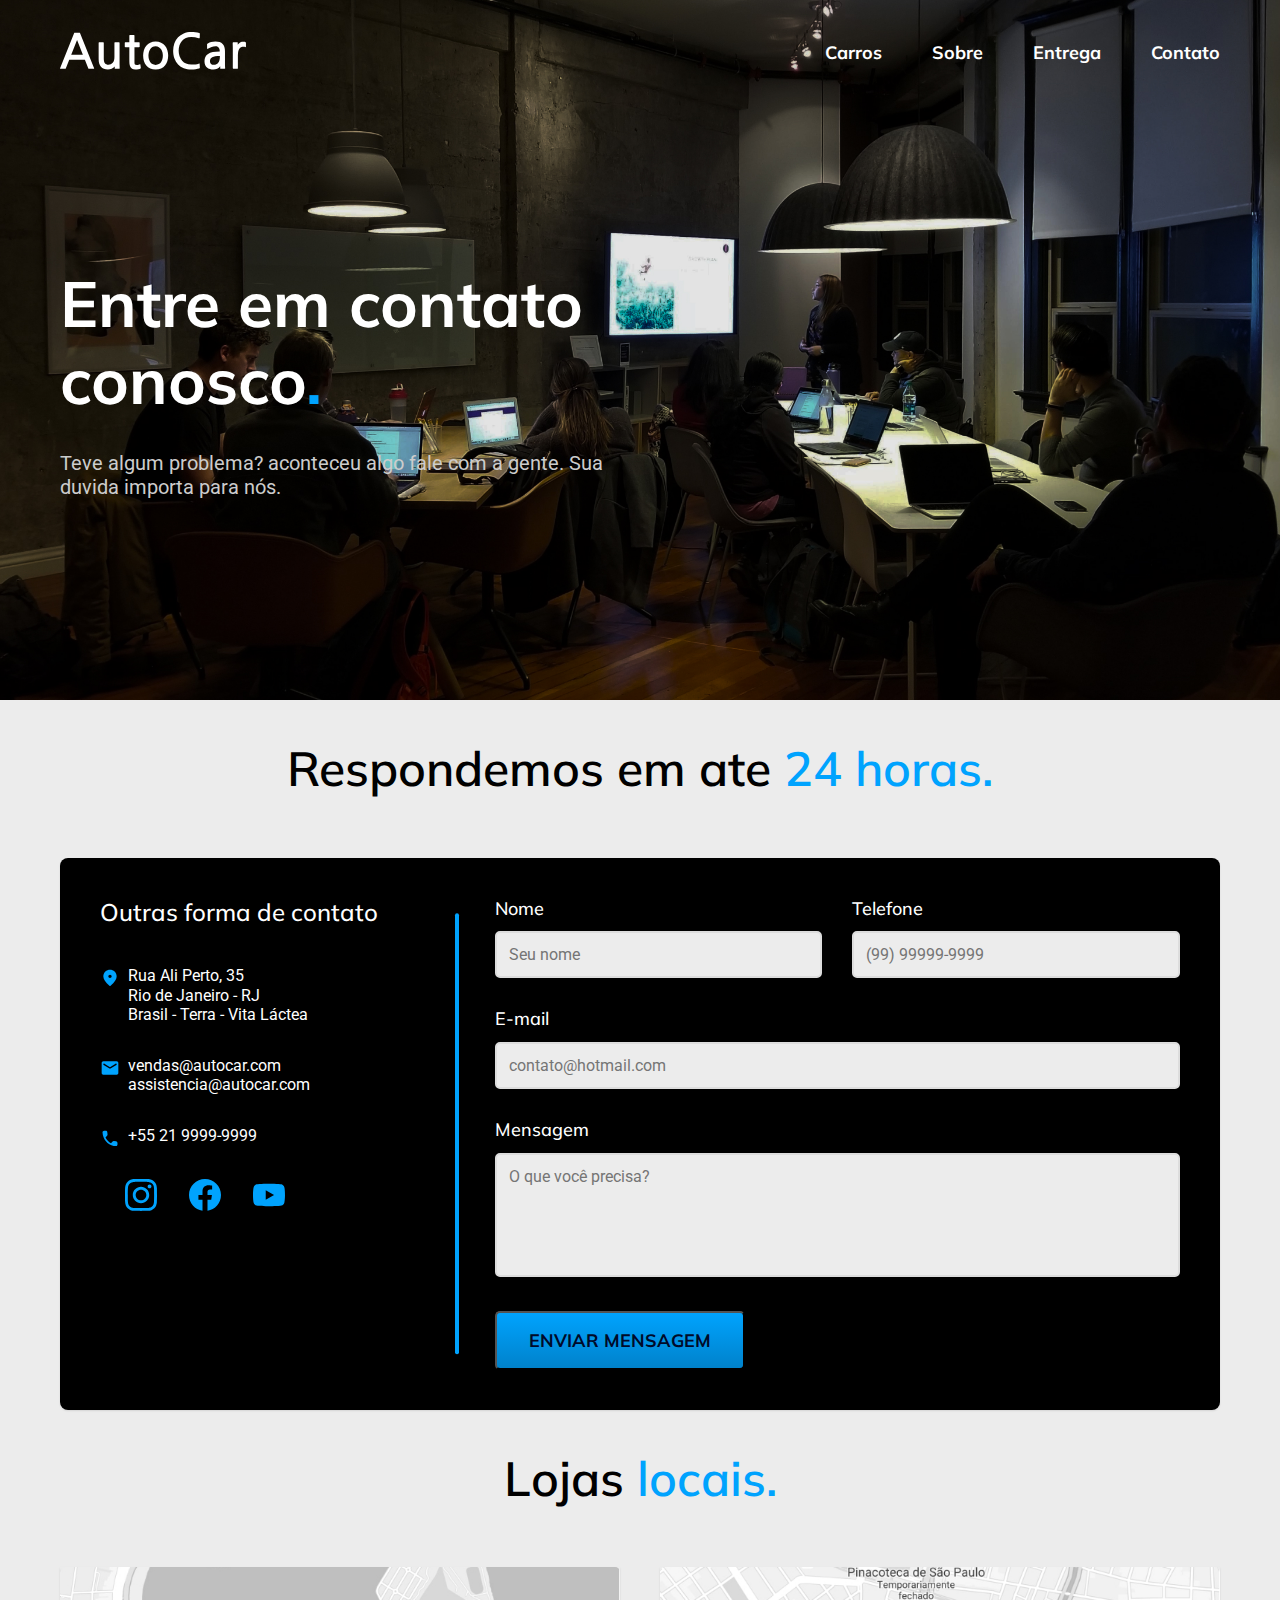
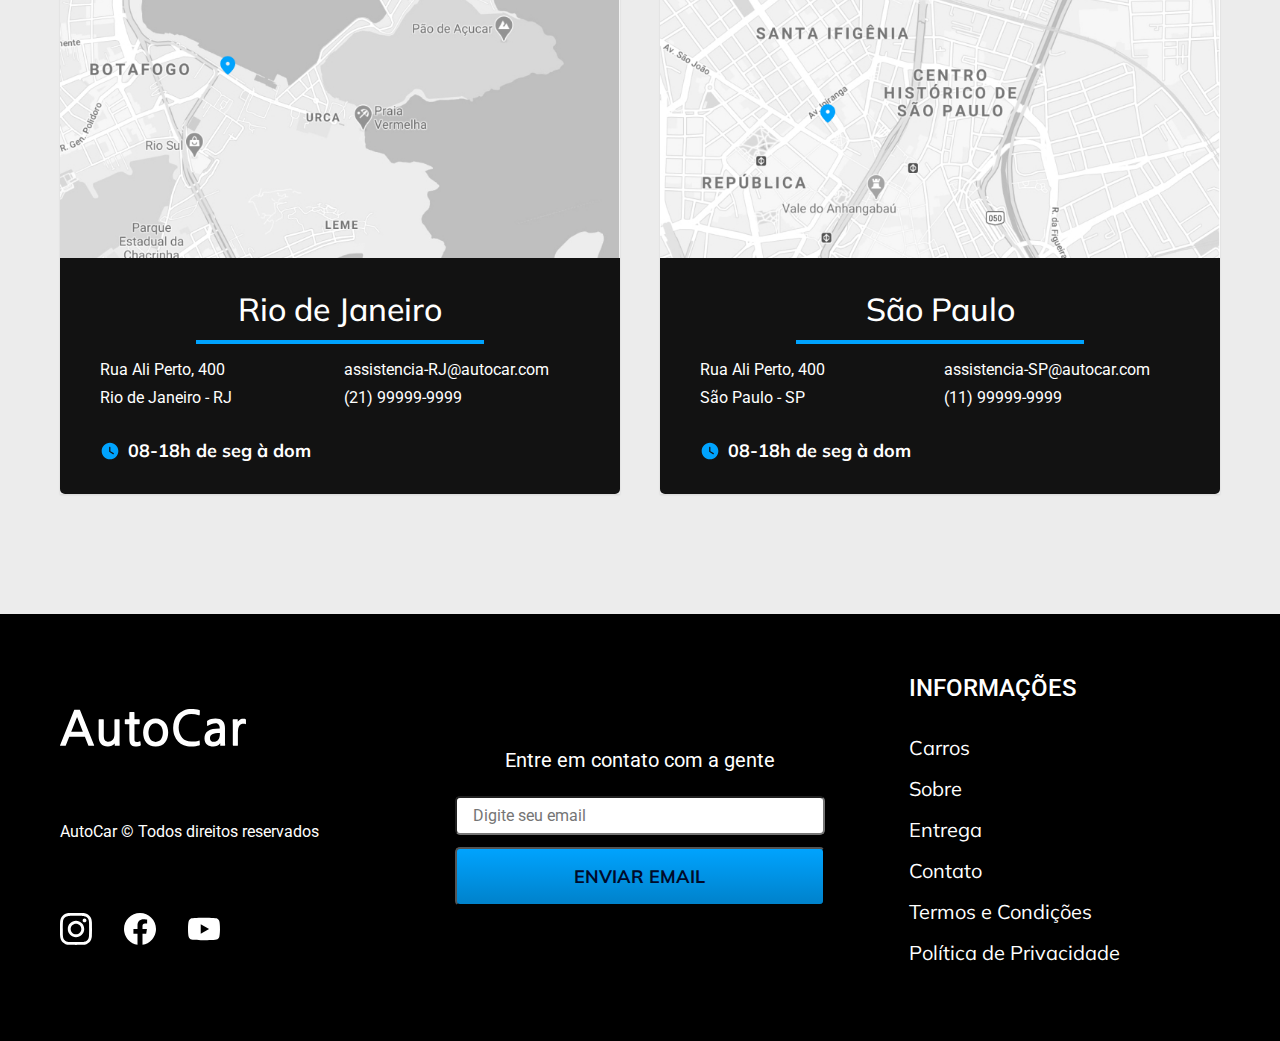
<file: contato.html>
<!DOCTYPE html>
<html lang="pt-br">

<head>
  <meta charset="UTF-8">
  <meta http-equiv="X-UA-Compatible" content="IE=edge">
  <meta name="viewport" content="width=device-width, initial-scale=1.0">
  <link rel="stylesheet" href="css/style.css">
  <link rel="preconnect" href="https://fonts.googleapis.com">
  <link rel="preconnect" href="https://fonts.gstatic.com" crossorigin>
  <link href="https://fonts.googleapis.com/css2?family=Mulish:wght@400;500;600;700&family=Roboto&display=swap" rel="stylesheet">
  <title>AutoCar - Contato</title>
</head>

<body>
  <header class="configHeader contatoHeader">
    <div class="header-nav container">
      <div class="mobile-layout">
        <a href="index.html"><img class="logo-site" src="imgs/svg/AutoCar-logo.svg" alt="Logo da empresa"></a>
        <button class="btn-menu">
          <img src="imgs/icons/carro-menu-mobile.svg" alt="">
        </button>
      </div>
      <nav class="menu-mobile estilo-mobile">
        <ul class="nav-menu-prin font-nav-menu">
          <a href="carros.html">
            <li>Carros</li>
          </a>
          <a href="sobre.html">
            <li>Sobre</li>
          </a>
          <a href="entrega.html">
            <li>Entrega</li>
          </a>
          <a href="contato.html">
            <li>Contato</li>
          </a>
        </ul>
      </nav>
    </div>
    <div class="container">
      <div class="titulo-header-pag">
        <div class="conteudo-titulo">
          <h1 class="font-title-header cor-0">Entre em contato conosco<span class="cor-p1">.</span></h1>
          <p class="font-p-roboto cor-4">Teve algum problema? aconteceu algo fale com a gente. Sua duvida importa para nós.</p>
        </div>
      </div>
    </div>
  </header>
  <main>
    <section>
      <div class="container">
        <h2 class="font-h2 mt-40-text-aling mb-60 ajuste-texto">Respondemos em ate <span class="cor-p1">24 horas.</span></h2>
        <div class="contato-form bg-footer">
          <div class="info-form cor-0 font-p-roboto-16">
            <h3 class="font-semibol-24 mb-40">Outras forma de contato</h3>
            <div class="cards-info mapa mb-32">
              <div>
                <p>Rua Ali Perto, 35</p>
                <p>Rio de Janeiro - RJ</p>
                <p>Brasil - Terra - Vita Láctea</p>
              </div>
            </div>
            <div class="cards-info email mb-32">
              <div>
                <p>vendas@autocar.com</p>
                <p>assistencia@autocar.com</p>
              </div>
            </div>
            <div class="cards-info telefone mb-60">
              <div>
                <p>+55 21 9999-9999</p>
              </div>
            </div>
            <div class="medias ml-25">
              <img src="imgs/icons/instagram-blue.svg" alt="">
              <img src="imgs/icons/facebook-blue.svg" alt="">
              <img src="imgs/icons/youtube-blue.svg" alt="">
            </div>
          </div>
          <form class="form-para-contato cor-0" id="contato">
            <div class="relative">
              <label for="name">Nome</label>
              <input type="text" name="nome" id="nome" placeholder="Seu nome" minlength="3" autocomplete="off" required>
              <span data-js="feedback"></span>
            </div>
            <div class="relative">
              <label for="cel">Telefone</label>
              <input type="tel" name="cel" id="cel" placeholder="(99) 99999-9999"  pattern="(\([0-9]{2}\))\s([9]{1})?([0-9]{4})-([0-9]{4})" maxlength="15" required>
              <span data-js="feedback"></span>
            </div>
            <div class="espaco-total relative">
              <label for="email">E-mail</label>
              <input type="email" name="email" id="email" placeholder="contato@hotmail.com" pattern="[a-z0-9._%+-]+@[a-z0-9.-]+\.[a-z]{2,4}$" required>
              <span data-js="feedback"></span>
            </div>
            <div class="espaco-total relative">
              <label for="textoArea">Mensagem</label>
              <textarea rows="5" id="mensagem" name="mensagem" placeholder="O que você precisa?" autocomplete="off" minlength="25" required></textarea>
              <span data-js="feedback"></span>
            </div>
            <button class="btn-form espaco-total font-btn" href="#">ENVIAR MENSAGEM</button>
          </form>
        </div>
      </div>
    </section>

    <section class="mb-120">
      <h2 class="font-h2 mt-40-text-aling mb-60">Lojas <span class="cor-p1">locais.</span></h2>
      <div class="container">
        <div class="lojas">
          <div class="loja">
            <img class="img-response" src="imgs/img/fotos/local-rio.jpg" alt="">
            <div class="loja-info cor-0">
              <h3 class="font-semi-32 alinharText linha">Rio de Janeiro</h3>
              <div class="posicao-cards">
                <div class="cards-loja font-p-roboto-16">
                  <p class="mb-8">Rua Ali Perto, 400</p>
                  <p>Rio de Janeiro - RJ</p>
                </div>
                <div class="cards-loja font-p-roboto-16 ">
                  <p class="mb-8">assistencia-RJ@autocar.com</p>
                  <p>(21) 99999-9999</p>
                </div>
              </div>
              <p class="font-btn mt-32 relogio">08-18h de seg à dom</p>
            </div>
          </div>
          <div class="loja">
            <img class="img-response" src="imgs/img/fotos/local-sp.jpg" alt="">
            <div class="loja-info cor-0">
              <h3 class="font-semi-32 alinharText linha">São Paulo</h3>
              <div class="posicao-cards">
                <div class="cards-loja font-p-roboto-16">
                  <p class="mb-8">Rua Ali Perto, 400</p>
                  <p>São Paulo - SP</p>
                </div>
                <div class="cards-loja font-p-roboto-16 ">
                  <p class="mb-8">assistencia-SP@autocar.com</p>
                  <p>(11) 99999-9999</p>
                </div>
              </div>
              <p class="font-btn mt-32 relogio">08-18h de seg à dom</p>
            </div>
          </div>
        </div>
      </div>
    </section>
  </main>

  <footer class="bg-footer pd-tb-60">
    <div class="container">
      <div class="footer-colunas cor-0">
        <div class="logo-social">
          <a href="index.html">
            <img src="imgs/svg/AutoCar-logo.svg" alt="">
          </a>
          <p class="font-p-roboto-16">AutoCar © Todos direitos reservados</p>
          <div class="medias">
            <img src="imgs/icons/instagram.svg" alt="">
            <img src="imgs/icons/facebook.svg" alt="">
            <img src="imgs/icons/youtube.svg" alt="">
          </div>
        </div>
        <div class="form-contato">
          <p class="alinharText font-p-roboto mb-24">Entre em contato com a gente</p>
          <form class="form-footer">
            <input class="input-footer font-p-roboto-16 cor-12" type="email" name="email" placeholder="Digite seu email">
            <input type="submit" class="btn-primary font-btn" id="btn-email" value="ENVIAR EMAIL"></input>
          </form>
        </div>
        <div class="navegacao">
          <p class="font-footer-roboto-medio mb-32">INFORMAÇÕES</p>
          <ul class="font-footer-nav">
            <li><a href="carros.html">Carros</a></li>
            <li><a href="sobre.html">Sobre</a></li>
            <li><a href="entrega.html">Entrega</a></li>
            <li><a href="contato.html">Contato</a></li>
            <li><a href="termos.html">Termos e Condições</a></li>
            <li><a href="politica.html">Política de Privacidade</a></li>
          </ul>
        </div>
      </div>
    </div>
  </footer>
  <script type="module" src="js/script.js"></script>

  <script>
 
  </script>
</body>

</html>
</file>
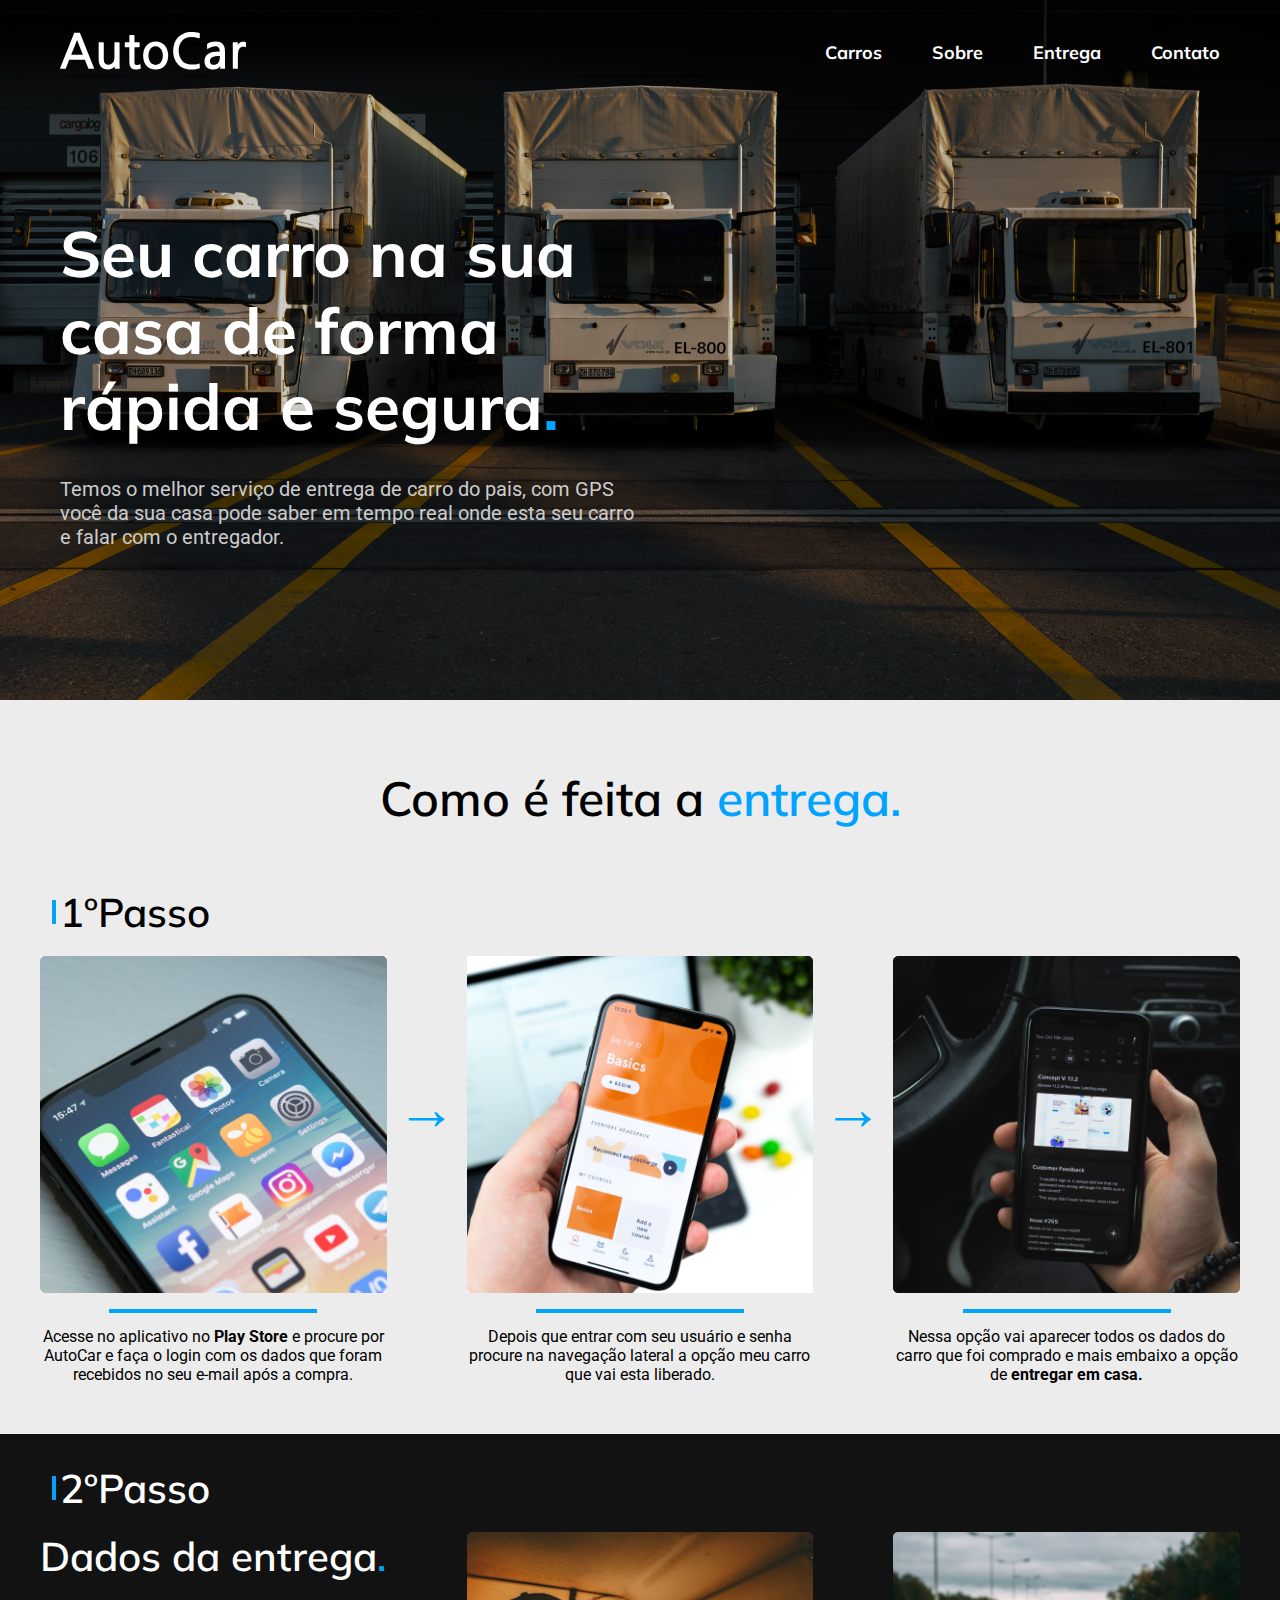
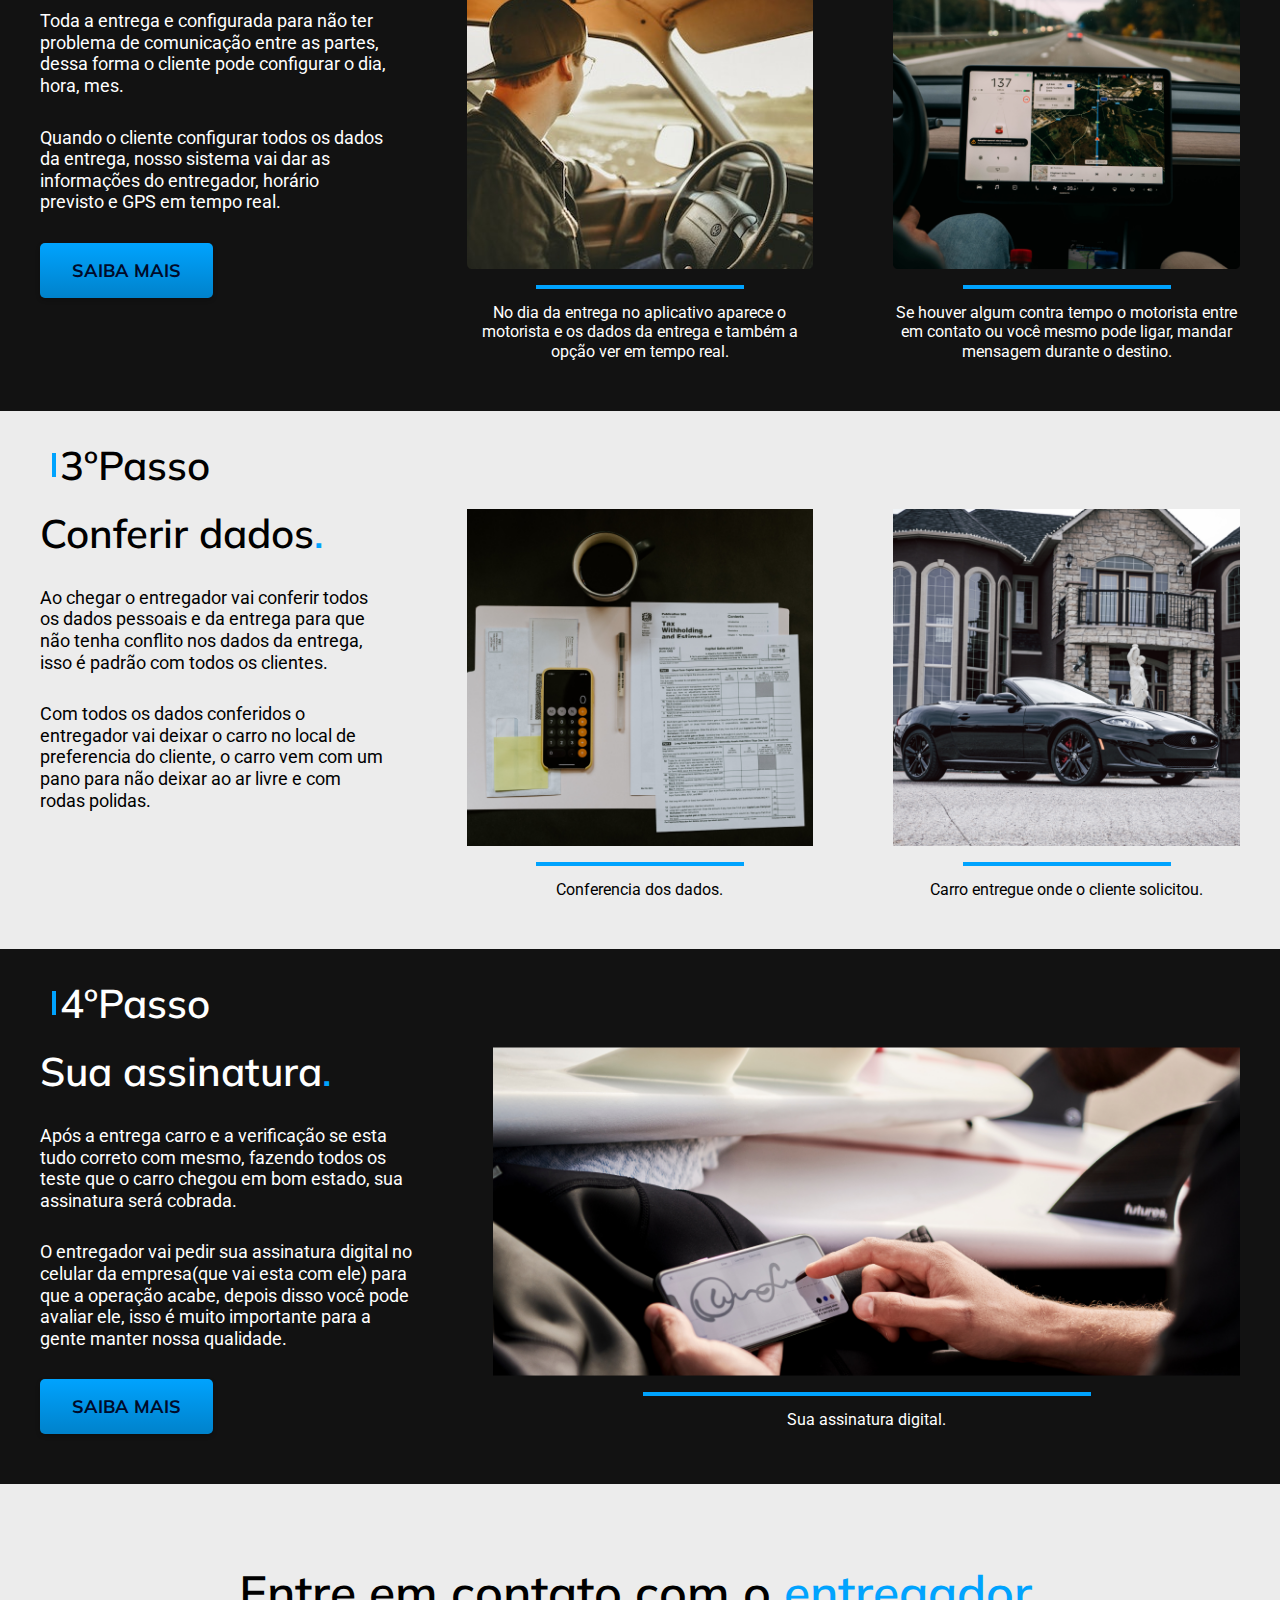
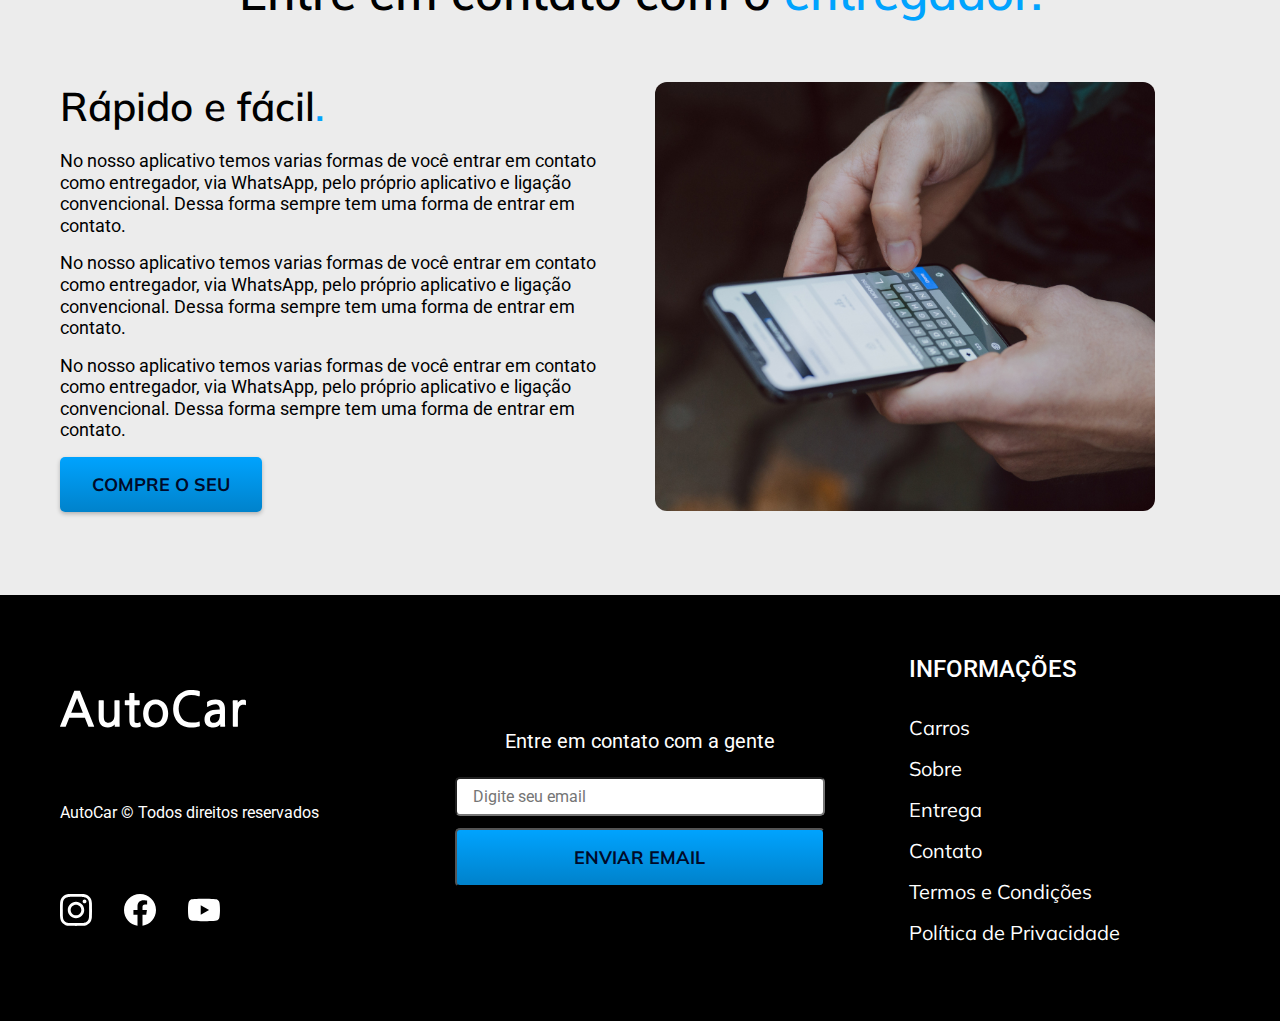
<file: entrega.html>
<!DOCTYPE html>
<html lang="pt-br">

<head>
  <meta charset="UTF-8">
  <meta http-equiv="X-UA-Compatible" content="IE=edge">
  <meta name="viewport" content="width=device-width, initial-scale=1.0">
  <link rel="stylesheet" href="css/style.css">
  <link rel="preconnect" href="https://fonts.googleapis.com">
  <link rel="preconnect" href="https://fonts.gstatic.com" crossorigin>
  <link href="https://fonts.googleapis.com/css2?family=Mulish:wght@400;500;600;700&family=Roboto&display=swap" rel="stylesheet">
  <title>AutoCar - Entrega</title>
</head>

<body>
  <header class="configHeader entregaHeader">
    <div class="header-nav container">
      <div class="mobile-layout">
        <a href="index.html"><img class="logo-site" src="imgs/svg/AutoCar-logo.svg" alt="Logo da empresa"></a>
        <button class="btn-menu">
          <img src="imgs/icons/carro-menu-mobile.svg" alt="">
        </button>
      </div>
      <nav class="menu-mobile estilo-mobile">
        <ul class="nav-menu-prin font-nav-menu">
          <a href="carros.html">
            <li>Carros</li>
          </a>
          <a href="sobre.html">
            <li>Sobre</li>
          </a>
          <a href="entrega.html">
            <li>Entrega</li>
          </a>
          <a href="contato.html">
            <li>Contato</li>
          </a>
        </ul>
      </nav>
    </div>
    <div class="container">
      <div class="titulo-header-pag">
        <div class="conteudo-titulo">
          <h1 class="font-title-header cor-0">Seu carro na sua casa de forma rápida e segura<span class="cor-p1">.</span></h1>
          <p class="font-p-roboto cor-4">Temos o melhor serviço de entrega de carro do pais,
            com GPS você da sua casa pode saber em tempo real onde esta seu carro e falar com o entregador.</p>
        </div>
      </div>
    </div>
  </header>
  <main>
    <section class="pd-tb-30">
      <div class="container">
        <h2 class="font-h2 mt-40-text-aling mb-60 ajuste-texto">Como é feita a<span class="cor-p1"> entrega.</span></h2>
      </div>
      <div class="container mb-30 relative">
        <h2 class="font-semibold elemento-sobre">1ºPasso</h2>
      </div> 
        <div class="cont-passos">
          <div class="passo-1-box">
            <div class="passo1-item">
              <div class="alinharText passos-info passos-info-linha linha">
                <img src="imgs/img/fotos/passo-1-1.jpg"  alt="">
              </div>
              <div>
                <p class="alinharText font-p-roboto-16">Acesse no aplicativo no <strong>Play Store</strong> e procure por AutoCar e faça o login com os dados que foram recebidos no seu e-mail após a compra.</p>
              </div>
            </div>
            <div class="passo1-item">
              <div class="alinharText passos-info passos-info-linha linha">
                <img src="imgs/img/fotos/passo-1-2.jpg "  alt="">
              </div>
              <div>
                <p class="alinharText font-p-roboto-16">Depois que entrar com seu usuário e senha procure na navegação lateral a opção meu carro que vai esta liberado.</p>
              </div>
            </div>
            <div class="passo1-item">
              <div class="alinharText passos-info linha">
                <img src="imgs/img/fotos/passo-1-3.jpg"  alt="">
              </div>
              <div>
                <p class="alinharText font-p-roboto-16">Nessa opção vai aparecer todos os dados do carro que foi comprado e mais embaixo a opção de <strong>entregar em casa.</strong></p>
              </div>
            </div>
          </div>
        </div>
    </section>
    <section class="bg-dark pd-tb-30">
      <div class="container mb-30 relative">
        <h2 class="font-semibold cor-0 elemento-sobre ">2ºPasso</h2>
      </div> 
      <div class="cont-passos">
        <div class="passo-2-3-box">
          <div class="passo-2-3-item cor-0">
            <h3 class="font-semibold">Dados da entrega<span class="cor-p1">.</span></h3>
            <div>
              <p class="font-p-roboto-18">Toda a entrega e configurada para não ter problema de comunicação entre as partes, dessa forma o cliente pode configurar o dia, hora, mes.</p>
              <p class="font-p-roboto-18">Quando o cliente configurar todos os dados da entrega, nosso sistema vai dar as informações do entregador, horário previsto e GPS em tempo real.</p>
              <a class="btn-primary font-btn mt-30" href="#">SAIBA MAIS</a>
            </div>
          </div>
          <div class="passo-2-3-item">
            <div class="alinharText passos-info passos-2-3-linha linha">
              <img src="imgs/img/fotos/passo-2-1.png" alt="">
            </div>
            <div class="cor-0">
              <p class="alinharText font-p-roboto-16">No dia da entrega no aplicativo aparece o motorista e os dados da entrega e também a opção ver em tempo real.</p>
            </div>
          </div>
          <div class="passo-2-3-item">
            <div class="alinharText passos-info linha">
              <img src="imgs/img/fotos/passo-2-2.png"  alt="">
            </div>
            <div class="cor-0">
              <p class="alinharText font-p-roboto-16">Se houver algum contra tempo o motorista entre em contato ou você mesmo pode ligar, mandar mensagem durante o destino.</strong></p>
            </div>
          </div>
        </div>
      </div>
    </section>
    <section class="pd-tb-30">
      <div class="container mb-30 relative ">
        <h2 class="font-semibold cor-12 elemento-sobre">3ºPasso</h2>
      </div> 
      <div class="cont-passos">
        <div class="passo-2-3-box">
          <div class="passo-2-3-item cor-12">
            <h3 class="font-semibold">Conferir dados<span class="cor-p1">.</span></h3>
            <div>
              <p class="font-p-roboto-18">Ao chegar o entregador vai conferir todos os dados pessoais e da entrega para que não tenha conflito nos dados da entrega, isso é padrão com todos os clientes.</p>
              <p class="font-p-roboto-18">Com todos os dados conferidos o entregador vai deixar o carro no local de preferencia do cliente, o carro vem com um pano para não deixar ao ar livre e com rodas polidas.</p>
            </div>
          </div>
          <div class="passo-2-3-item">
            <div class="alinharText passos-info passos-2-3-linha linha">
              <img src="imgs/img/fotos/passo-3-1.png " alt="">
            </div>
            <div class="cor-12">
              <p class="alinharText font-p-roboto-16">Conferencia dos dados.</p>
            </div>
          </div>
          <div class="passo-2-3-item">
            <div class="alinharText passos-info linha">
              <img src="imgs/img/fotos/passo-3-2.png"  alt="">
            </div>
            <div class="cor-12">
              <p class="alinharText font-p-roboto-16">Carro entregue onde o cliente solicitou.</strong></p>
            </div>
          </div>
        </div>
      </div>
    </section>
    <section class="bg-dark pd-tb-30">
      <div class="container mb-30 relative">
        <h2 class="font-semibold cor-0 elemento-sobre ">4ºPasso</h2>
      </div> 
      <div class="cont-passos">
        <div class="passo-4-box">
          <div class="passo-2-3-item cor-0">
            <h3 class="font-semibold">Sua assinatura<span class="cor-p1">.</span></h3>
            <div>
              <p class="font-p-roboto-18">Após a entrega carro e a verificação se esta tudo correto com mesmo, fazendo todos os teste que o carro chegou em bom estado, sua assinatura será cobrada.</p>
              <p class="font-p-roboto-18">O entregador vai pedir sua assinatura digital no celular da empresa(que vai esta com ele) para que a operação acabe, depois disso você pode avaliar ele, isso é muito importante para a gente manter nossa qualidade.</p>
              <a class="btn-primary font-btn mt-30" href="#">SAIBA MAIS</a>
            </div>
          </div>
          <div class="passo-2-3-item">
            <div class="alinharText passos-info linha">
              <img src="imgs/img/fotos/passo-4-1.png"  alt="">
            </div>
            <div class="cor-0">
              <p class="alinharText font-p-roboto-16">Sua assinatura digital.</strong></p>
            </div>
          </div>
        </div>
      </div>
    </section>
    <section class="mt-80 mb-80">
      <div class="container">
        <h2 class="font-h2 mt-40-text-aling mb-60 ajuste-texto">Entre em contato com o <span class="cor-p1"> entregador.</span></h2>
        <div class="sobre-caixa">
          <div class="sobre-info">
            <h3 class="font-semibold mb-20">Rápido e fácil<span class="cor-p1">.</span></h3>
            <p class="font-p-roboto-18 mb-16">No nosso aplicativo temos varias formas de você entrar em contato como entregador, via WhatsApp, pelo próprio aplicativo e ligação convencional. Dessa forma sempre tem uma forma de entrar em contato.</p>
            <p class="font-p-roboto-18 mb-16">No nosso aplicativo temos varias formas de você entrar em contato como entregador, via WhatsApp, pelo próprio aplicativo e ligação convencional. Dessa forma sempre tem uma forma de entrar em contato. </p>
            <p class="font-p-roboto-18 mb-16">No nosso aplicativo temos varias formas de você entrar em contato como entregador, via WhatsApp, pelo próprio aplicativo e ligação convencional. Dessa forma sempre tem uma forma de entrar em contato. </p>
            <a href="#" class="btn-primary font-btn">COMPRE O SEU</a>
          </div>
          <div class="caixa-sobre-img">
            <div>
              <img class="img-sobre" src="imgs/img/fotos/contato-entregador.jpg" alt="">
            </div>
          </div>
        </div>
      </div>
    </section>
  </main>

  <footer class="bg-footer pd-tb-60">
    <div class="container">
      <div class="footer-colunas cor-0">
        <div class="logo-social">
          <a href="index.html">
            <img src="imgs/svg/AutoCar-logo.svg" alt="">
          </a>
          <p class="font-p-roboto-16">AutoCar © Todos direitos reservados</p>
          <div class="medias">
            <img src="imgs/icons/instagram.svg" alt="">
            <img src="imgs/icons/facebook.svg" alt="">
            <img src="imgs/icons/youtube.svg" alt="">
          </div>
        </div>
        <div class="form-contato">
          <p class="alinharText font-p-roboto mb-24">Entre em contato com a gente</p>
          <form class="form-footer">
            <input class="input-footer font-p-roboto-16 cor-12" type="email" name="email" placeholder="Digite seu email">
            <input type="submit" class="btn-primary font-btn" id="btn-email" value="ENVIAR EMAIL"></input>
          </form>
        </div>
        <div class="navegacao">
          <p class="font-footer-roboto-medio mb-32">INFORMAÇÕES</p>
          <ul class="font-footer-nav">
            <li><a href="carros.html">Carros</a></li>
            <li><a href="sobre.html">Sobre</a></li>
            <li><a href="entrega.html">Entrega</a></li>
            <li><a href="contato.html">Contato</a></li>
            <li><a href="termos.html">Termos e Condições</a></li>
            <li><a href="politica.html">Política de Privacidade</a></li>
          </ul>
        </div>
      </div>
    </div>
  </footer>
  <script type="module" src="js/script.js"></script>
</body>

</html>
</file>
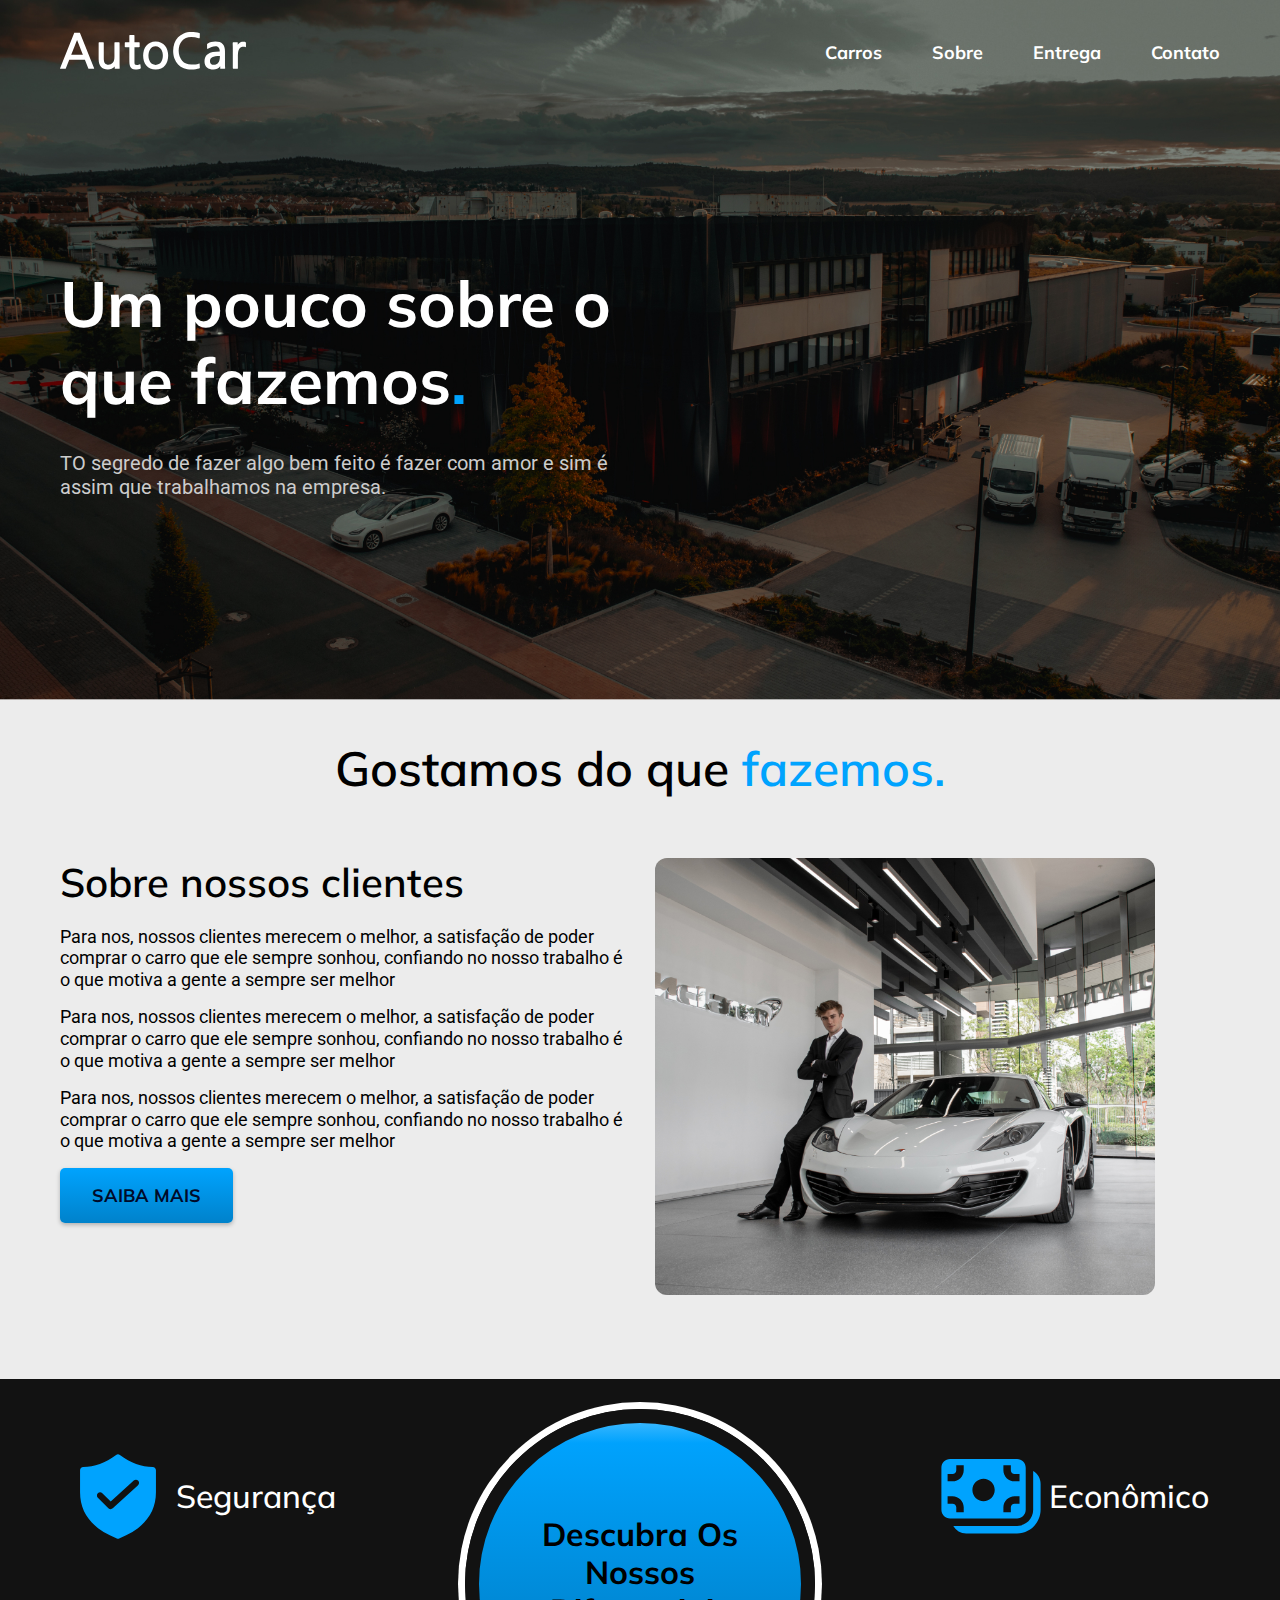
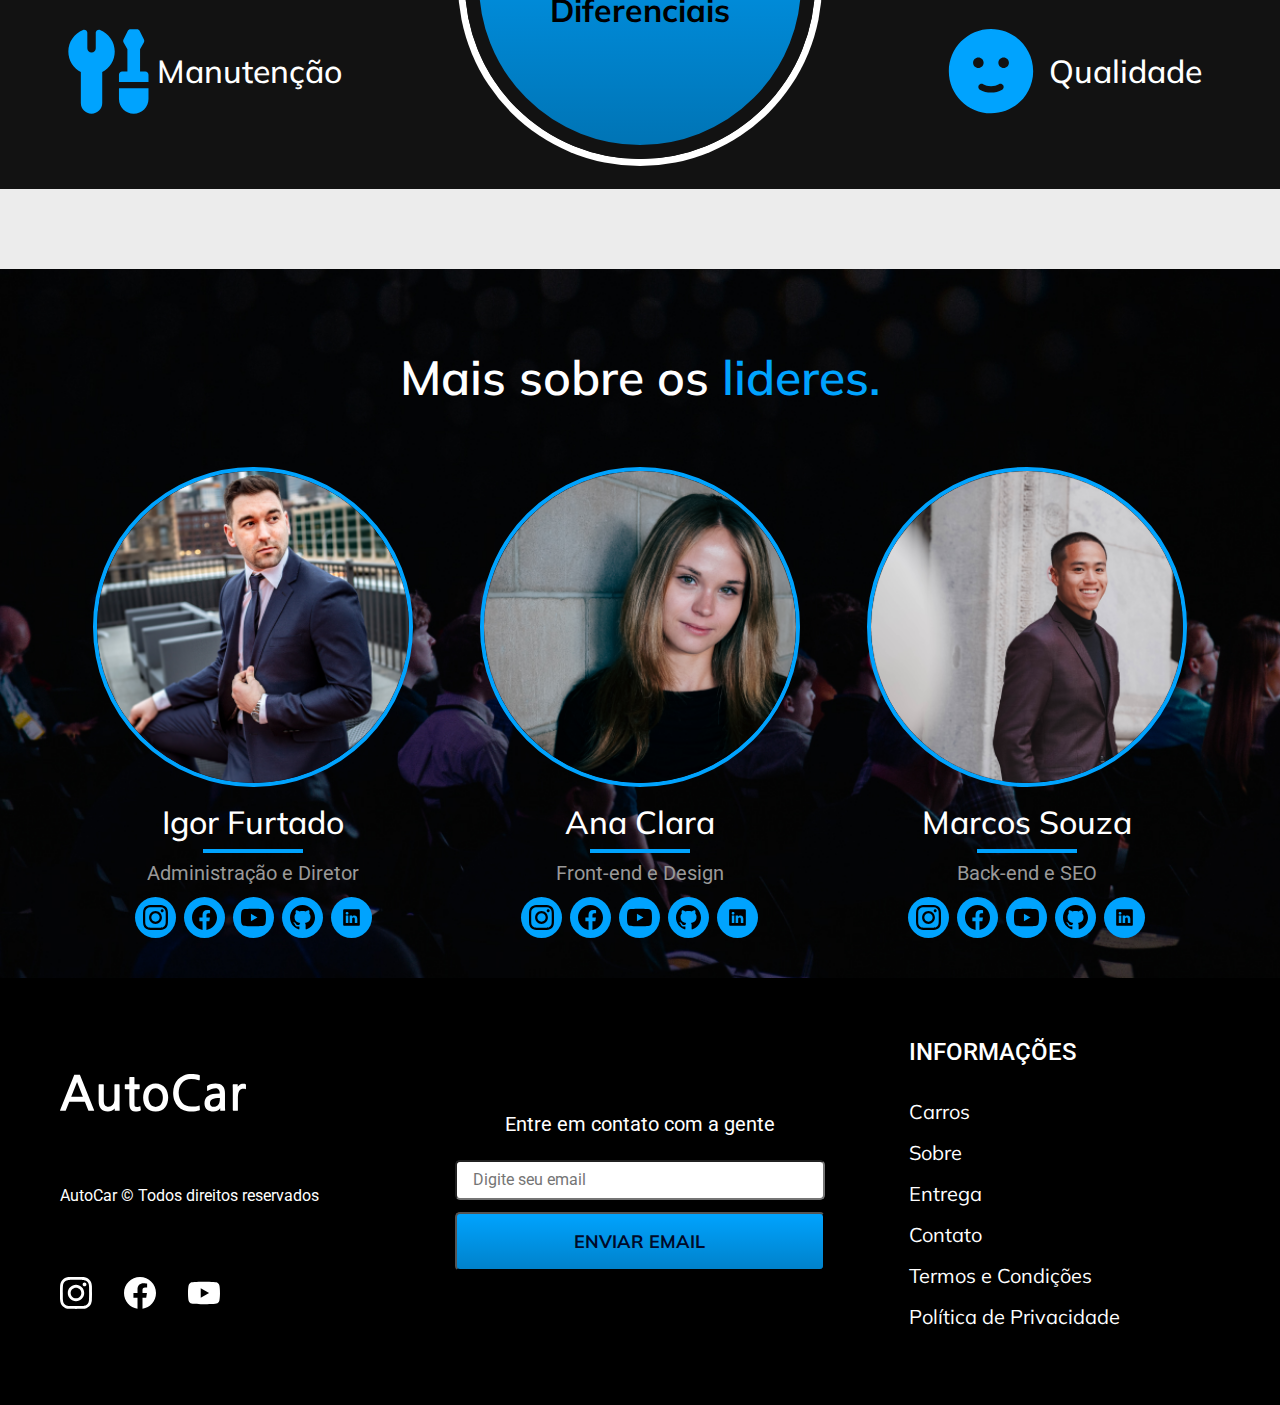
<file: sobre.html>
<!DOCTYPE html>
<html lang="pt-br">

<head>
  <meta charset="UTF-8">
  <meta http-equiv="X-UA-Compatible" content="IE=edge">
  <meta name="viewport" content="width=device-width, initial-scale=1.0">
  <link rel="stylesheet" href="css/style.css">
  <link rel="preconnect" href="https://fonts.googleapis.com">
  <link rel="preconnect" href="https://fonts.gstatic.com" crossorigin>
  <link href="https://fonts.googleapis.com/css2?family=Mulish:wght@400;500;600;700&family=Roboto&display=swap" rel="stylesheet">
  <title>AutoCar - Sobre</title>
</head>

<body>
  <header class="configHeader SobreHeader">
    <div class="header-nav container">
      <div class="mobile-layout">
        <a href="index.html"><img class="logo-site" src="imgs/svg/AutoCar-logo.svg" alt="Logo da empresa"></a>
        <button class="btn-menu">
          <img src="imgs/icons/carro-menu-mobile.svg" alt="">
        </button>
      </div>
      <nav class="menu-mobile estilo-mobile">
        <ul class="nav-menu-prin font-nav-menu">
          <a href="carros.html">
            <li>Carros</li>
          </a>
          <a href="sobre.html">
            <li>Sobre</li>
          </a>
          <a href="entrega.html">
            <li>Entrega</li>
          </a>
          <a href="contato.html">
            <li>Contato</li>
          </a>
        </ul>
      </nav>
    </div>
    <div class="container">
      <div class="titulo-header-pag">
        <div class="conteudo-titulo">
          <h1 class="font-title-header cor-0">Um pouco sobre o que fazemos<span class="cor-p1">.</span></h1>
          <p class="font-p-roboto cor-4">TO segredo de fazer algo bem feito é fazer com amor e sim é assim que trabalhamos na empresa.</p>
        </div>
      </div>
    </div>
  </header>
  <main>
    <section class="mb-80">
      <div class="container">
        <h2 class="font-h2 mt-40-text-aling mb-60 ajuste-texto">Gostamos do que <span class="cor-p1">fazemos.</span></h2>
        <div class="sobre-caixa">
          <div class="sobre-info">
            <h3 class="font-semibold mb-20">Sobre nossos clientes</h3>
            <p class="font-p-roboto-18 mb-16">Para nos, nossos clientes merecem o melhor, a satisfação de poder comprar o carro que ele sempre sonhou, confiando no nosso trabalho é o que motiva a gente a sempre ser melhor</p>
            <p class="font-p-roboto-18 mb-16">Para nos, nossos clientes merecem o melhor, a satisfação de poder comprar o carro que ele sempre sonhou, confiando no nosso trabalho é o que motiva a gente a sempre ser melhor </p>
            <p class="font-p-roboto-18 mb-16">Para nos, nossos clientes merecem o melhor, a satisfação de poder comprar o carro que ele sempre sonhou, confiando no nosso trabalho é o que motiva a gente a sempre ser melhor </p>
            <a href="#" class="btn-primary font-btn">SAIBA MAIS</a>
          </div>
          <div class="caixa-sobre-img">
            <div>
              <img class="img-sobre" src="imgs/img/fotos/carro-sobre.jpg" alt="">
            </div>
          </div>
        </div>
      </div>
    </section>
    <section class="bg-dark mb-80">
      <div class="container">
        <div class="diferencial grid-area-respose">
          <div class="ajuste-div info-1">
            <div class="cor-0 flex-item seta-sobre item-js">
              <img src="imgs/icons/escudo-sobre.svg" alt="">
              <p class="font-semi-32">Segurança</p>
            </div>
            <div class="cor-0 flex-item item-js">
              <img src="imgs/icons/manutencao-sobre.svg" alt="">
              <p class="font-semi-32">Manutenção</p>
            </div>
          </div>
          <div class="bola-div">
            <div class="esfera">
              <div class="cor-12 info-box alinharText esfera-cont">
                <h5 class="font-semi-32 titulo-esfera">Descubra Os Nossos Diferenciais</h5>
                <p class="font-p-roboto texto-esfera"></p>
              </div>
            </div>
          </div>
          <div class="ajuste-div info-2">
            <div class="cor-0 flex-item revese item-js">
              <img src="imgs/icons/acessivel.svg" alt="">
              <p class="font-semi-32">Econômico</p>
            </div>
            <div class="cor-0 flex-item revese item-js">
              <img src="imgs/icons/qualidade.svg" alt="">
              <p class="font-semi-32">Qualidade</p>
            </div>
          </div>
        </div>
      </div>
    </section>


    <section class="bgSobreTime padin-tb">
      <div class="container">
        <h2 class="font-h2 mt-40-text-aling mb-60 ajuste-texto cor-0">Mais sobre os <span class="cor-p1">lideres.</span></h2>
        <div class="lideres-div">
          <div class="lider cor-0 alinharText">
            <div class="img-lider mb-12">
              <img src="imgs/img/fotos/lider-oficial.png" alt="">
            </div>
            <div class="info-lider">
              <h4 class="font-semi-32 mb-20">Igor Furtado</h4>
              <p class="font-p-roboto cor-6 mb-12">Administração e Diretor</p>
              <div class="social-midia">
                <ul>
                  <li><a href="#"><img src="imgs/icons/instagram-b.svg" alt=""></a></li>
                  <li><a href="#"><img src="imgs/icons/facebook-b.svg" alt=""></a></li>
                  <li><a href="#"><img src="imgs/icons/youtube-b.svg" alt=""></a></li>
                  <li><a href="#"><img src="imgs/icons/github-b.svg" alt=""></a></li>
                  <li><a href="#"><img src="imgs/icons/linkedin-b.svg" alt=""></a></li>
                </ul>
              </div>
            </div>
          </div>
          <div class="lider cor-0 alinharText">
            <div class="img-lider mb-12">
              <img src="imgs/img/fotos/lider-oficial2.png" alt="">
            </div>
            <div class="info-lider">
              <h4 class="font-semi-32 mb-20">Ana Clara</h4>
              <p class="font-p-roboto cor-6 mb-12">Front-end e Design</p>
              <div class="social-midia">
                <ul>
                  <li><a href="#"><img src="imgs/icons/instagram-b.svg" alt=""></a></li>
                  <li><a href="#"><img src="imgs/icons/facebook-b.svg" alt=""></a></li>
                  <li><a href="#"><img src="imgs/icons/youtube-b.svg" alt=""></a></li>
                  <li><a href="#"><img src="imgs/icons/github-b.svg" alt=""></a></li>
                  <li><a href="#"><img src="imgs/icons/linkedin-b.svg" alt=""></a></li>
                </ul>
              </div>
            </div>
          </div>
          <div class="lider cor-0 alinharText">
            <div class="img-lider mb-12">
              <img src="imgs/img/fotos/lider-oficial3.png" alt="">
            </div>
            <div class="info-lider">
              <h4 class="font-semi-32 mb-20">Marcos Souza</h4>
              <p class="font-p-roboto cor-6 mb-12">Back-end e SEO</p>
              <div class="social-midia">
                <ul>
                  <li><a href="#"><img src="imgs/icons/instagram-b.svg" alt=""></a></li>
                  <li><a href="#"><img src="imgs/icons/facebook-b.svg" alt=""></a></li>
                  <li><a href="#"><img src="imgs/icons/youtube-b.svg" alt=""></a></li>
                  <li><a href="#"><img src="imgs/icons/github-b.svg" alt=""></a></li>
                  <li><a href="#"><img src="imgs/icons/linkedin-b.svg" alt=""></a></li>
                </ul>
              </div>
            </div>
          </div>
        </div>
      </div>
    </section>
  </main>

  <footer class="bg-footer pd-tb-60">
    <div class="container">
      <div class="footer-colunas cor-0">
        <div class="logo-social">
          <a href="index.html">
            <img src="imgs/svg/AutoCar-logo.svg" alt="">
          </a>
          <p class="font-p-roboto-16">AutoCar © Todos direitos reservados</p>
          <div class="medias">
            <img src="imgs/icons/instagram.svg" alt="">
            <img src="imgs/icons/facebook.svg" alt="">
            <img src="imgs/icons/youtube.svg" alt="">
          </div>
        </div>
        <div class="form-contato">
          <p class="alinharText font-p-roboto mb-24">Entre em contato com a gente</p>
          <form class="form-footer">
            <input class="input-footer font-p-roboto-16 cor-12" type="email" name="email" placeholder="Digite seu email">
            <input type="submit" class="btn-primary font-btn" id="btn-email" value="ENVIAR EMAIL"></input>
          </form>
        </div>
        <div class="navegacao">
          <p class="font-footer-roboto-medio mb-32">INFORMAÇÕES</p>
          <ul class="font-footer-nav">
            <li><a href="carros.html">Carros</a></li>
            <li><a href="sobre.html">Sobre</a></li>
            <li><a href="entrega.html">Entrega</a></li>
            <li><a href="contato.html">Contato</a></li>
            <li><a href="termos.html">Termos e Condições</a></li>
            <li><a href="politica.html">Política de Privacidade</a></li>
          </ul>
        </div>
      </div>
    </div>
  </footer>
  <script type="module" src="js/script.js"></script>
</body>

</html>
</file>
<file: css/style.css>
@import 'geral.css';
@import 'home.css';
@import 'contato.css';
@import 'carros.css';
@import 'sobre.css';
@import 'entrega.css';
@import 'produto.css';
@import 'menu-mobile.css';
@import 'slide-carros.css';
</file>
